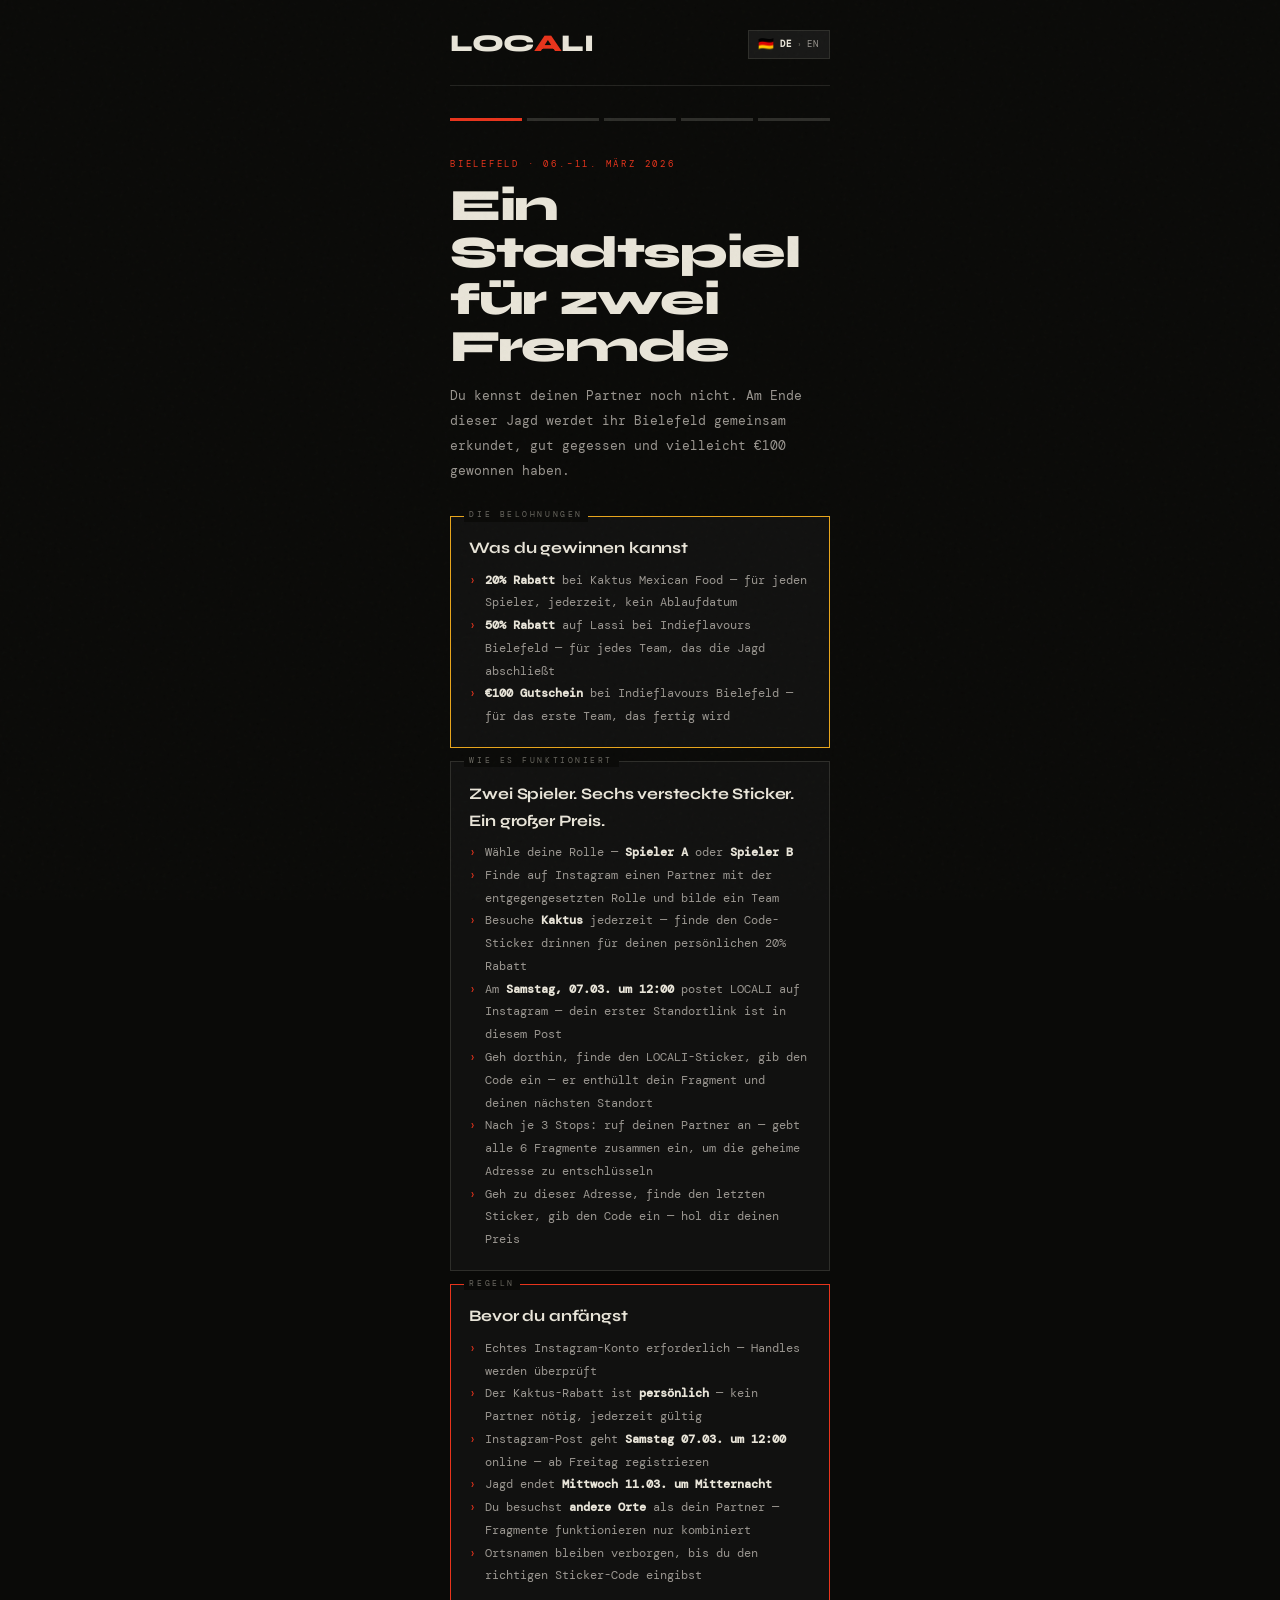
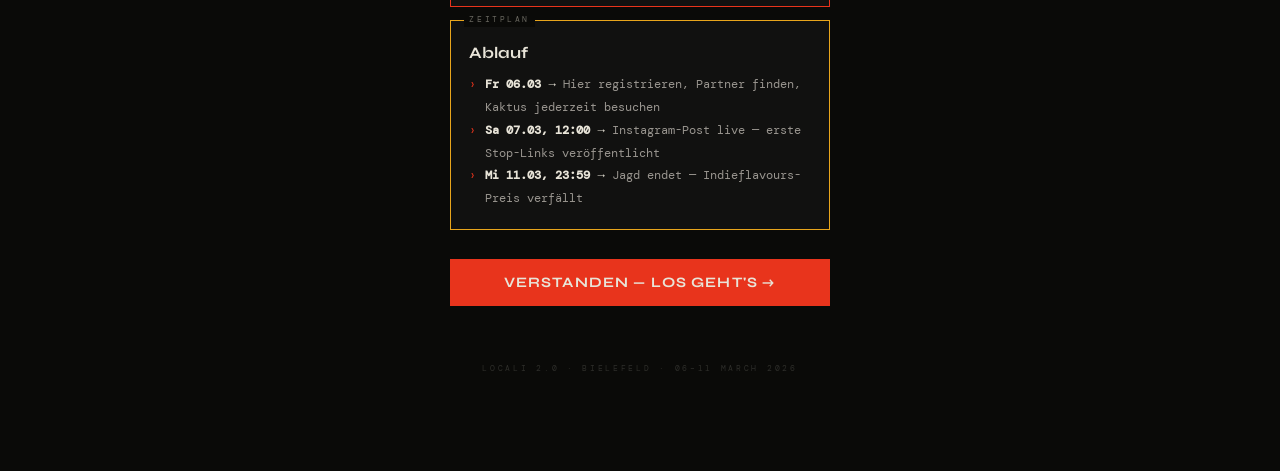
<file: index.html>
<!DOCTYPE html>
<html lang="en">
<head>
  <meta charset="UTF-8">
  <meta name="viewport" content="width=device-width, initial-scale=1">
  <title>LOCALI — Bielefeld Quest</title>
  <link rel="stylesheet" href="style.css">
</head>
<body>
<div class="page">
  <div class="topbar f1">
    <div class="logo">LOC<span>A</span>LI</div>
    <button class="lang-toggle" title="Switch language"></button>
  </div>
  <div class="progress f2">
    <div class="dot-step active"></div>
    <div class="dot-step"></div><div class="dot-step"></div>
    <div class="dot-step"></div><div class="dot-step"></div>
  </div>
  <div class="hero f2">
    <div class="hero-label" data-i18n="index.hero.label"></div>
    <h1 data-i18n="index.hero.h1"></h1>
    <p data-i18n="index.hero.p"></p>
  </div>

  <div class="card c-gold f3" data-i18n-tag="index.rewards.tag">
    <h3 data-i18n="index.rewards.h3"></h3>
    <ul>
      <li data-i18n="index.rewards.li1"></li>
      <li data-i18n="index.rewards.li2"></li>
      <li data-i18n="index.rewards.li3"></li>
    </ul>
  </div>

  <div class="card f3" data-i18n-tag="index.how.tag">
    <h3 data-i18n="index.how.h3"></h3>
    <ul>
      <li data-i18n="index.how.li1"></li>
      <li data-i18n="index.how.li2"></li>
      <li data-i18n="index.how.li3"></li>
      <li data-i18n="index.how.li4"></li>
      <li data-i18n="index.how.li5"></li>
      <li data-i18n="index.how.li6"></li>
      <li data-i18n="index.how.li7"></li>
    </ul>
  </div>

  <div class="card c-red f4" data-i18n-tag="index.rules.tag">
    <h3 data-i18n="index.rules.h3"></h3>
    <ul>
      <li data-i18n="index.rules.li1"></li>
      <li data-i18n="index.rules.li2"></li>
      <li data-i18n="index.rules.li3"></li>
      <li data-i18n="index.rules.li4"></li>
      <li data-i18n="index.rules.li5"></li>
      <li data-i18n="index.rules.li6"></li>
    </ul>
  </div>

  <div class="card c-gold f4" data-i18n-tag="index.timeline.tag">
    <h3 data-i18n="index.timeline.h3"></h3>
    <ul>
      <li data-i18n="index.timeline.li1"></li>
      <li data-i18n="index.timeline.li2"></li>
      <li data-i18n="index.timeline.li3"></li>
    </ul>
  </div>

  <div class="spacer"></div>
  <button class="btn f5" id="ctaBtn"></button>
  <div class="foot f6">LOCALI 2.0 · Bielefeld · 06–11 March 2026</div>
</div>
<script src="game.js"></script>
<script>
  G.initLangToggle();
  const btn = document.getElementById('ctaBtn');

  // Detect existing progress and route accordingly
  const savedHandle  = G.get(G.K.HANDLE);
  const savedRole    = G.get(G.K.ROLE);
  const savedPartner = G.get(G.K.PARTNER);
  const savedWon     = G.get(G.K.WON);

  if (savedHandle && savedRole) {
    // Returning player — figure out where they left off
    let resumeUrl = 'role.html';
    if (savedWon)                              resumeUrl = 'hunt.html';
    else if (G.allStopsDone())                 resumeUrl = 'hunt.html';
    else if (G.getStops().length > 0)          resumeUrl = 'hunt.html';
    else if (G.isHuntLive())                   resumeUrl = 'hunt.html';
    else if (savedPartner)                     resumeUrl = 'waiting.html';
    else if (G.get(G.K.TEAMNAME))              resumeUrl = 'waiting.html';
    else                                       resumeUrl = 'team.html';

    // Show a resume prompt instead of the normal CTA
    btn.textContent = G.t('index.cta.resume');
    btn.onclick = () => { window.location.href = resumeUrl; };

    // Also add a "start fresh" link below the button
    const fresh = document.createElement('button');
    fresh.className = 'btn btn-ghost f5';
    fresh.style.marginTop = '0';
    fresh.textContent = G.t('index.cta.fresh');
    fresh.onclick = () => {
      if (confirm(G.t('index.cta.fresh.confirm'))) {
        G.clearAll();
        window.location.href = 'role.html';
      }
    };
    btn.parentNode.insertBefore(fresh, btn.nextSibling);
  } else {
    // Fresh player
    btn.textContent = G.t('index.cta');
    btn.onclick = () => { G.clearAll(); window.location.href = 'role.html'; };
  }
</script>
</body>
</html>
</file>
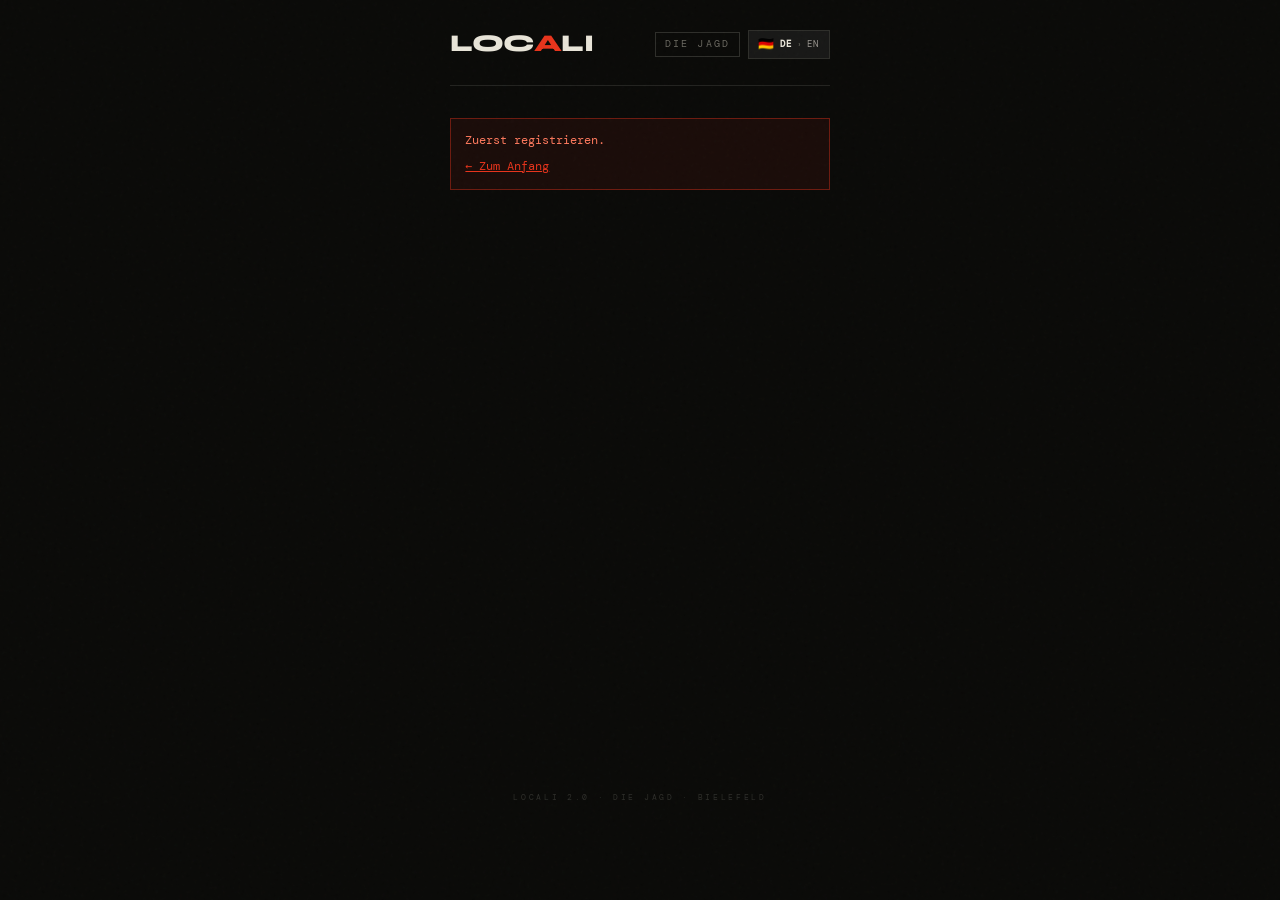
<file: hunt.html>
<!DOCTYPE html>
<html lang="en">
<head>
  <meta charset="UTF-8">
  <meta name="viewport" content="width=device-width, initial-scale=1">
  <title>LOCALI — The Hunt</title>
  <link rel="stylesheet" href="style.css">
</head>
<body>
<div class="page">
  <div class="topbar f1">
    <div class="logo">LOC<span>A</span>LI</div>
    <div style="display:flex;align-items:center;gap:.5rem;">
      <span class="step-tag" data-i18n="step.tag.hunt"></span>
      <button class="lang-toggle" title="Switch language">DE</button>
    </div>
  </div>
  <div id="rolePillWrap" class="f1"></div>

  <!-- Gate -->
  <div id="gateWarn" class="hidden">
    <div class="alert alert-err f2">
      <span data-i18n="hunt.gate.err"></span>
      <a href="index.html" style="color:var(--red);display:block;margin-top:.35rem;" data-i18n="hunt.gate.link"></a>
    </div>
  </div>

  <!-- Pre-hunt -->
  <div id="preHunt" class="hidden">
    <div class="hero f2">
      <div class="hero-label" data-i18n="hunt.pre.label"></div>
      <h1 data-i18n="hunt.pre.h1"></h1>
      <p data-i18n="hunt.pre.p"></p>
    </div>
    <div style="text-align:center;padding:1.75rem 0;border:1px solid var(--line2);background:var(--surf);margin-bottom:.8rem;" class="f3">
      <div style="font-size:.52rem;letter-spacing:.35em;text-transform:uppercase;color:var(--muted);margin-bottom:.6rem;" data-i18n="hunt.pre.cd.label"></div>
      <div id="preCountdown" style="font-family:var(--syne);font-size:2.6rem;font-weight:800;color:var(--red);line-height:1;">--:--:--</div>
    </div>
    <a id="igLinkPre" href="#" target="_blank" class="btn btn-ghost f4" data-i18n="hunt.pre.ig.btn"></a>
    <a href="waiting.html" class="btn btn-ghost f4" data-i18n="nav.back.waiting"></a>
  </div>

  <!-- Hunt over -->
  <div id="huntOver" class="hidden">
    <div class="hero f2">
      <div class="hero-label" data-i18n="hunt.over.label"></div>
      <h1 data-i18n="hunt.over.h1"></h1>
      <p data-i18n="hunt.over.p"></p>
    </div>
  </div>

  <!-- Active Hunt -->
  <div id="activeHunt" class="hidden">

    <!-- No stops yet -->
    <div id="stateNoStops" class="hidden">
      <div class="hero f2">
        <div class="hero-label" data-i18n="hunt.nostops.label"></div>
        <h1 data-i18n="hunt.nostops.h1"></h1>
        <p data-i18n="hunt.nostops.p"></p>
      </div>
      <div class="card c-red f3" data-i18n-tag="hunt.nostops.card.tag">
        <h3 id="igRolePrompt"></h3>
        <p style="font-size:.75rem;color:var(--muted2);margin-top:.3rem;" data-i18n="hunt.nostops.card.p"></p>
      </div>
      <a id="igPostBtn" href="#" target="_blank" class="btn f4" data-i18n="hunt.nostops.ig.btn"></a>
    </div>

    <!-- In progress -->
    <div id="stateInProgress" class="hidden">
      <div class="hero f2">
        <div class="hero-label" id="progressLabel"></div>
        <h1 data-i18n="hunt.progress.h1"></h1>
        <p id="progressSub"></p>
      </div>

      <div class="card f3" data-i18n-tag="hunt.progress.frags.tag">
        <h3 data-i18n="hunt.progress.frags.h3"></h3>
        <div id="progressFrags" style="margin-top:.4rem;"></div>
        <p style="font-size:.65rem;color:var(--muted);margin-top:.6rem;" data-i18n="hunt.progress.frags.note"></p>
      </div>

      <div class="card c-red f3" data-i18n-tag="hunt.progress.next.tag">
        <h3 data-i18n="hunt.progress.next.h3"></h3>
        <p id="nextClueText" style="margin-top:.4rem;font-size:.8rem;line-height:1.9;color:var(--muted2);"></p>
        <a id="nextStopBtn" href="#" class="btn" style="margin-top:.85rem;font-size:.85rem;">
          <span data-i18n="hunt.progress.next.btn"></span> <span id="nextStopNumLabel"></span> →
        </a>
      </div>
    </div>

    <!-- Decoder -->
    <div id="stateDecoder" class="hidden">
      <div class="hero f2">
        <div class="hero-label" data-i18n="hunt.decoder.label"></div>
        <h1 data-i18n="hunt.decoder.h1"></h1>
        <p data-i18n="hunt.decoder.p"></p>
      </div>

      <div class="card f3" data-i18n-tag="hunt.decoder.own.tag">
        <h3 data-i18n="hunt.decoder.own.h3"></h3>
        <div id="decoderMyFrags" style="margin-top:.4rem;"></div>
        <p style="font-size:.65rem;color:var(--muted);margin-top:.55rem;" data-i18n="hunt.decoder.own.p"></p>
      </div>

      <div class="card c-gold f4" data-i18n-tag="hunt.decoder.box.tag">
        <h3 data-i18n="hunt.decoder.box.h3"></h3>
        <p style="font-size:.72rem;color:var(--muted2);margin-bottom:.9rem;line-height:1.85;" data-i18n="hunt.decoder.box.p"></p>

        <div class="field">
          <label for="boxA" data-i18n="hunt.decoder.box.a.label"></label>
          <input type="text" id="boxA"
            data-i18n-placeholder="hunt.decoder.box.ph"
            autocomplete="off" autocorrect="off" autocapitalize="characters" spellcheck="false"
            oninput="onBoxInput('A')" />
          <div class="field-hint" id="hintA" data-i18n="hunt.decoder.hint.a"></div>
        </div>

        <div class="field" style="margin-top:.35rem;">
          <label for="boxB" data-i18n="hunt.decoder.box.b.label"></label>
          <input type="text" id="boxB"
            data-i18n-placeholder="hunt.decoder.box.ph"
            autocomplete="off" autocorrect="off" autocapitalize="characters" spellcheck="false"
            oninput="onBoxInput('B')" />
          <div class="field-hint" id="hintB" data-i18n="hunt.decoder.hint.b"></div>
        </div>

        <div id="decodeErr" class="alert alert-err hidden" style="margin:.65rem 0 .4rem;"></div>
        <button class="btn btn-gold" style="margin-top:.3rem;" onclick="attemptDecode()" data-i18n="hunt.decoder.btn"></button>
      </div>

      <!-- Reveal section -->
      <div id="revealSection" class="hidden">
        <div class="divider f1" data-i18n="hunt.reveal.divider"></div>
        <div id="revealSteps"></div>

        <div id="finalBlock" class="hidden">
          <div class="card c-gold f1" style="margin-top:.8rem;" data-i18n-tag="hunt.final.tag">
            <h3 style="color:var(--gold);margin-bottom:.6rem;" data-i18n="hunt.final.h3"></h3>
            <div style="font-family:var(--syne);font-size:1.25rem;font-weight:800;line-height:1.45;letter-spacing:.02em;">
              Indieflavours Bielefeld<br>
              <span style="color:var(--gold);">Mauerstraße 52, 33602 Bielefeld</span>
            </div>
            <a href="https://maps.google.com/?q=Indieflavours+Bielefeld+Mauerstrase+52" target="_blank" class="map-btn" style="margin-top:.7rem;" data-i18n="maps.indie"></a>
          </div>

          <div class="card f2" data-i18n-tag="hunt.final.sticker.tag">
            <h3 data-i18n="hunt.final.sticker.h3"></h3>
            <p style="margin-bottom:.75rem;" data-i18n="hunt.final.sticker.p"></p>
            <div class="field" style="margin-bottom:.5rem;">
              <label for="finalCode" data-i18n="hunt.final.code.label"></label>
              <input type="text" id="finalCode"
                data-i18n-placeholder="hunt.final.code.ph"
                autocomplete="off" autocorrect="off" autocapitalize="characters" spellcheck="false" />
            </div>
            <div id="finalErr" class="alert alert-err hidden"></div>
            <button class="btn btn-gold" onclick="submitFinalCode()" data-i18n="hunt.final.code.btn"></button>
          </div>
        </div>
      </div>
    </div><!-- /stateDecoder -->

    <!-- Checking -->
    <div id="checkingWinner" class="hidden">
      <div style="text-align:center;padding:3rem 0;">
        <div style="font-size:2rem;animation:bob .85s ease infinite alternate;">⏳</div>
        <div style="font-family:var(--syne);font-size:1.1rem;font-weight:700;margin-top:1rem;color:var(--muted2);" data-i18n="hunt.checking.title"></div>
        <div style="font-size:.65rem;color:var(--muted);margin-top:.4rem;" data-i18n="hunt.checking.sub"></div>
      </div>
    </div>

    <!-- Grand prize win -->
    <div id="winSection" class="hidden">
      <div class="win-hero f1">
        <span class="win-icon">🏆</span>
        <div class="win-title">You're First!</div>
        <div class="win-sub" data-i18n="hunt.win.sub"></div>
      </div>
      <div class="voucher f2" style="background:radial-gradient(ellipse at center,rgba(232,165,28,.15) 0%,transparent 70%);">
        <div class="v-lbl" data-i18n="hunt.win.v.lbl1"></div>
        <div class="v-pct" style="font-size:2.6rem;line-height:1.1;color:var(--gold);">€100</div>
        <div class="v-lbl" data-i18n="hunt.win.v.lbl2"></div>
        <div class="v-name">🍛 Indieflavours Bielefeld</div>
        <div class="v-team">Mauerstraße 52, 33602 Bielefeld</div>
        <div class="v-team" id="winTeamGrand"></div>
        <div class="v-once" data-i18n="hunt.win.v.once"></div>
      </div>
      <div class="alert alert-ok f3" data-i18n="hunt.win.alert"></div>
      <div class="card f3" data-i18n-tag="hunt.win.claim.tag">
        <h3 data-i18n="hunt.win.claim.h3"></h3>
        <ul>
          <li data-i18n="hunt.win.claim.li1"></li>
          <li data-i18n="hunt.win.claim.li2"></li>
          <li data-i18n="hunt.win.claim.li3"></li>
          <li data-i18n="hunt.win.claim.li4"></li>
        </ul>
      </div>
      <a href="https://maps.google.com/?q=Indieflavours+Bielefeld+Mauerstrase+52" target="_blank" class="map-btn f4" data-i18n="maps.indie"></a>
    </div>

    <!-- Finisher (50%) -->
    <div id="finisherSection" class="hidden">
      <div class="win-hero f1">
        <span class="win-icon">🎉</span>
        <div class="win-title">Quest Complete</div>
        <div class="win-sub" data-i18n="hunt.finish.sub"></div>
      </div>
      <div class="voucher f2">
        <div class="v-lbl" data-i18n="hunt.finish.v.lbl1"></div>
        <div class="v-pct" style="font-size:3rem;line-height:1.1;">50% OFF</div>
        <div class="v-lbl" data-i18n="hunt.finish.v.lbl2"></div>
        <div class="v-name">🍛 Indieflavours Bielefeld</div>
        <div class="v-team">Mauerstraße 52, 33602 Bielefeld</div>
        <div class="v-team" id="winTeamFinisher"></div>
        <div class="v-once" data-i18n="hunt.finish.v.once"></div>
      </div>
      <div class="card c-gold f3" data-i18n-tag="hunt.finish.grand.tag">
        <h3 data-i18n="hunt.finish.grand.h3"></h3>
        <p id="grandWinnerLine"></p>
        <p style="margin-top:.4rem;font-size:.73rem;color:var(--muted2);" data-i18n="hunt.finish.grand.p"></p>
      </div>
      <div class="alert alert-ok f3" data-i18n="hunt.finish.alert"></div>
      <a href="https://maps.google.com/?q=Indieflavours+Bielefeld+Mauerstrase+52" target="_blank" class="map-btn f4" data-i18n="maps.indie"></a>
    </div>

  </div><!-- /activeHunt -->
  <div class="foot" data-i18n="foot.hunt"></div>
</div>

<script src="game.js"></script>
<script>
  const handle   = G.get(G.K.HANDLE);
  const role     = G.get(G.K.ROLE);
  const teamname = G.get(G.K.TEAMNAME);
  const partner  = G.get(G.K.PARTNER);
  const lang     = G.getLang();

  G.initLangToggle();

  if (!handle || !role) {
    show('gateWarn');
  } else {
    document.getElementById('rolePillWrap').innerHTML =
      `<div class="role-pill ${role.toLowerCase()}">${G.t(role==='A'?'role.a.label':'role.b.label')}</div>`;

    if (G.get(G.K.WON)==='grand' || G.get(G.K.WON)==='finisher') {
      show('activeHunt'); showWin();
    } else if (G.isHuntOver() && G.getStops().length===0) {
      show('huntOver');
    } else if (G.isHuntLive() || G.getStops().length>0) {
      show('activeHunt'); routeState();
    } else {
      show('preHunt');
      document.getElementById('igLinkPre').href = role==='A' ? G.IG_POST_A : G.IG_POST_B;
      countdown('preCountdown', G.HUNT_START);
    }
  }

  function show(id) { document.getElementById(id).classList.remove('hidden'); }
  function hide(id) { document.getElementById(id).classList.add('hidden'); }

  function routeState() {
    const done  = G.getStops();
    const stops = G.stopsForRole(role);

    if (G.allStopsDone()) {
      show('stateDecoder');
      renderDecoderFrags();
      const myFrags = G.getFragments().join(' ');
      if (role==='A') {
        document.getElementById('boxA').value = myFrags;
        setHint('A','ok', G.t('hunt.decoder.prefill'));
      } else {
        document.getElementById('boxB').value = myFrags;
        setHint('B','ok', G.t('hunt.decoder.prefill'));
      }
      return;
    }

    if (done.length===0) {
      show('stateNoStops');
      document.getElementById('igRolePrompt').textContent = G.t(role==='A'?'hunt.nostops.prompt.a':'hunt.nostops.prompt.b');
      document.getElementById('igPostBtn').href = role==='A' ? G.IG_POST_A : G.IG_POST_B;
    } else {
      show('stateInProgress');
      renderProgress(done, stops);
    }
  }

  function renderProgress(done, stops) {
    const doneCount = done.length;
    const total     = stops.length;
    const clr       = role==='A' ? 'var(--blue)' : 'var(--gold)';
    const fragLabel = G.t('hunt.fragment.label');
    const stopLabel = G.t('hunt.progress.stop.label');

    document.getElementById('progressLabel').textContent = `${stopLabel} ${doneCount} / ${total}`;
    document.getElementById('progressSub').textContent   =
      `${doneCount} ${fragLabel.toLowerCase()}${doneCount>1?'s':''} · ${total-doneCount} ${stopLabel.toLowerCase()}${total-doneCount>1?'s':''} remaining`;

    const el = document.getElementById('progressFrags');
    done.forEach((id,i) => {
      const stop = stops.find(s=>s.id===id);
      if (!stop) return;
      el.innerHTML += `
        <div style="display:flex;justify-content:space-between;align-items:center;padding:.45rem 0;border-bottom:1px solid var(--line);font-size:.75rem;">
          <span style="color:var(--muted);">${fragLabel} ${i+1}</span>
          <strong style="font-family:var(--syne);font-size:1.15rem;letter-spacing:.1em;color:${clr};">${stop.fragment}</strong>
        </div>`;
    });

    const lastStop = stops.find(s=>s.id===done[done.length-1]);
    if (lastStop && lastStop.next_clue && lastStop.next_url) {
      const clueText = (lastStop.next_clue[lang] || lastStop.next_clue.en || lastStop.next_clue);
      document.getElementById('nextClueText').textContent   = clueText;
      document.getElementById('nextStopBtn').href           = lastStop.next_url;
      document.getElementById('nextStopNumLabel').textContent = doneCount + 1;
      const btn = document.getElementById('nextStopBtn');
      btn.className = 'btn ' + (role==='A'?'btn-blue':'btn-gold');
      btn.style.cssText += 'margin-top:.85rem;font-size:.85rem;';
    }
  }

  function renderDecoderFrags() {
    const frags = G.getFragments();
    const clr   = role==='A' ? 'var(--blue)' : 'var(--gold)';
    const el    = document.getElementById('decoderMyFrags');
    const fragLabel = G.t('hunt.fragment.label');
    frags.forEach((f,i) => {
      el.innerHTML += `
        <div style="display:flex;justify-content:space-between;align-items:center;padding:.45rem 0;border-bottom:1px solid var(--line);font-size:.75rem;">
          <span style="color:var(--muted);">${fragLabel} ${i+1}</span>
          <strong style="font-family:var(--syne);font-size:1.2rem;letter-spacing:.12em;color:${clr};">${f}</strong>
        </div>`;
    });
  }

  function setHint(box, state, msg) {
    const el = document.getElementById('hint'+box);
    el.textContent = msg;
    el.className   = 'field-hint' + (state ? ' '+state : '');
    document.getElementById('box'+box).className = state==='err'?'err':state==='ok'?'ok':'';
  }

  function onBoxInput(box) {
    setHint(box, '', G.t('hunt.decoder.hint.'+box.toLowerCase()));
    document.getElementById('decodeErr').classList.add('hidden');
  }

  function attemptDecode() {
    const rawA = document.getElementById('boxA').value;
    const rawB = document.getElementById('boxB').value;
    const err  = document.getElementById('decodeErr');

    const normA = G.norm(rawA), normB = G.norm(rawB);
    const okA = normA === G.DECODER.ANSWER_A;
    const okB = normB === G.DECODER.ANSWER_B;

    setHint('A', okA?'ok':'err', G.t(okA?'hunt.decoder.hint.ok':'hunt.decoder.hint.err'));
    setHint('B', okB?'ok':'err', G.t(okB?'hunt.decoder.hint.ok':'hunt.decoder.hint.err'));

    if (!okA || !okB) {
      err.textContent = !okA && !okB ? G.t('hunt.decoder.err.both')
        : !okA ? G.t('hunt.decoder.err.a') : G.t('hunt.decoder.err.b');
      err.classList.remove('hidden');
      return;
    }

    err.classList.add('hidden');
    document.getElementById('stateDecoder').querySelector('.card.c-gold').classList.add('hidden');
    show('revealSection');

    const stepsEl = document.getElementById('revealSteps');
    G.DECODER.STEPS.forEach((step,i) => {
      setTimeout(() => {
        const stepLabel = (step.label[lang] || step.label.en || step.label);
        const d = document.createElement('div');
        d.className = 'card f1';
        d.style.cssText = 'margin-bottom:.7rem;border-left:3px solid var(--red);opacity:0;transition:opacity .6s ease;';
        d.innerHTML = `
          <div style="font-size:.49rem;letter-spacing:.32em;text-transform:uppercase;color:var(--red);margin-bottom:.3rem;">${stepLabel}</div>
          <div style="font-size:.82rem;line-height:1.9;color:var(--muted2);">${step.html}</div>`;
        stepsEl.appendChild(d);
        requestAnimationFrame(()=>requestAnimationFrame(()=>{ d.style.opacity='1'; }));
        d.scrollIntoView({behavior:'smooth',block:'end'});
        if (i===G.DECODER.STEPS.length-1) {
          setTimeout(()=>{ show('finalBlock'); document.getElementById('finalBlock').scrollIntoView({behavior:'smooth'}); }, 900);
        }
      }, step.delay);
    });
  }

  // ── JSONBin config ───────────────────────────────────────────
  const JSONBIN_ID  = '69a94e5fae596e708f617fee';
  const JSONBIN_KEY = '$2a$10$wxAJU1o8bby3pFj9bimiB.0hRadtSUKsXHUVzW1186kD0RuTkFHmu';
  const BIN_URL     = `https://api.jsonbin.io/v3/b/${JSONBIN_ID}`;
  const BIN_HEADERS = { 'X-Master-Key': JSONBIN_KEY, 'Content-Type': 'application/json' };

  function submitFinalCode() {
    const val = document.getElementById('finalCode').value.trim().toUpperCase().replace(/\s/g,'');
    const err = document.getElementById('finalErr');
    if (val !== G.INDIE_CODE.toUpperCase()) {
      err.textContent = G.t('hunt.final.code.err');
      err.classList.remove('hidden');
      document.getElementById('finalCode').className = 'err';
      setTimeout(()=>{ document.getElementById('finalCode').className=''; }, 1800);
      return;
    }
    err.classList.add('hidden');
    hide('stateDecoder'); show('checkingWinner');

    fetch(BIN_URL+'/latest', {headers:{'X-Master-Key':JSONBIN_KEY}})
      .then(r=>r.json())
      .then(data => {
        const state = data.record;
        if (state.winner_locked===true || state.winner_locked==='true') {
          G.set(G.K.WON,'finisher');
          G.postForm('WINNER',{[G.FORMS.WINNER.PLAYER]:handle,[G.FORMS.WINNER.PARTNER]:partner||'',[G.FORMS.WINNER.TEAMNAME]:teamname||'',[G.FORMS.WINNER.TIMESTAMP]:G.now()});
          hide('checkingWinner'); showFinisher(state.team);
        } else {
          const winnerData = {winner_locked:true,team:teamname||handle,handle,partner:partner||'',timestamp:G.now()};
          fetch(BIN_URL,{method:'PUT',headers:BIN_HEADERS,body:JSON.stringify(winnerData)})
            .then(()=>{
              G.set(G.K.WON,'grand');
              G.postForm('WINNER',{[G.FORMS.WINNER.PLAYER]:handle,[G.FORMS.WINNER.PARTNER]:partner||'',[G.FORMS.WINNER.TEAMNAME]:teamname||'',[G.FORMS.WINNER.TIMESTAMP]:G.now()});
              hide('checkingWinner'); showGrandWinner();
            })
            .catch(()=>{ hide('checkingWinner'); showFinisher('unknown'); });
        }
      })
      .catch(()=>{ G.set(G.K.WON,'finisher'); hide('checkingWinner'); showFinisher(''); });
  }

  function showGrandWinner() {
    show('winSection');
    document.getElementById('winTeamGrand').textContent = (teamname?'Team: '+teamname+' · ':'')+'@'+handle;
  }

  function showFinisher(winnerTeamName) {
    show('finisherSection');
    document.getElementById('winTeamFinisher').textContent = (teamname?'Team: '+teamname+' · ':'')+'@'+handle;
    const line = document.getElementById('grandWinnerLine');
    line.innerHTML = G.t('hunt.finish.grand.pre') + '<strong style="color:var(--gold);">' + (winnerTeamName||'another team') + '</strong>';
  }

  function showWin() {
    const wonState = G.get(G.K.WON);
    if (wonState==='grand') { showGrandWinner(); }
    else {
      fetch(BIN_URL+'/latest',{headers:{'X-Master-Key':JSONBIN_KEY}})
        .then(r=>r.json()).then(data=>showFinisher(data.record.team)).catch(()=>showFinisher(''));
    }
  }

  function countdown(elId, target) {
    (function tick() {
      const diff = target - new Date();
      if (diff<=0) { location.reload(); return; }
      const d=Math.floor(diff/86400000), h=Math.floor((diff%86400000)/3600000),
            m=Math.floor((diff%3600000)/60000), s=Math.floor((diff%60000)/1000);
      document.getElementById(elId).textContent = d>0
        ? `${d}d ${String(h).padStart(2,'0')}:${String(m).padStart(2,'0')}:${String(s).padStart(2,'0')}`
        : `${String(h).padStart(2,'0')}:${String(m).padStart(2,'0')}:${String(s).padStart(2,'0')}`;
      setTimeout(tick,1000);
    })();
  }
</script>
</body>
</html>
</file>
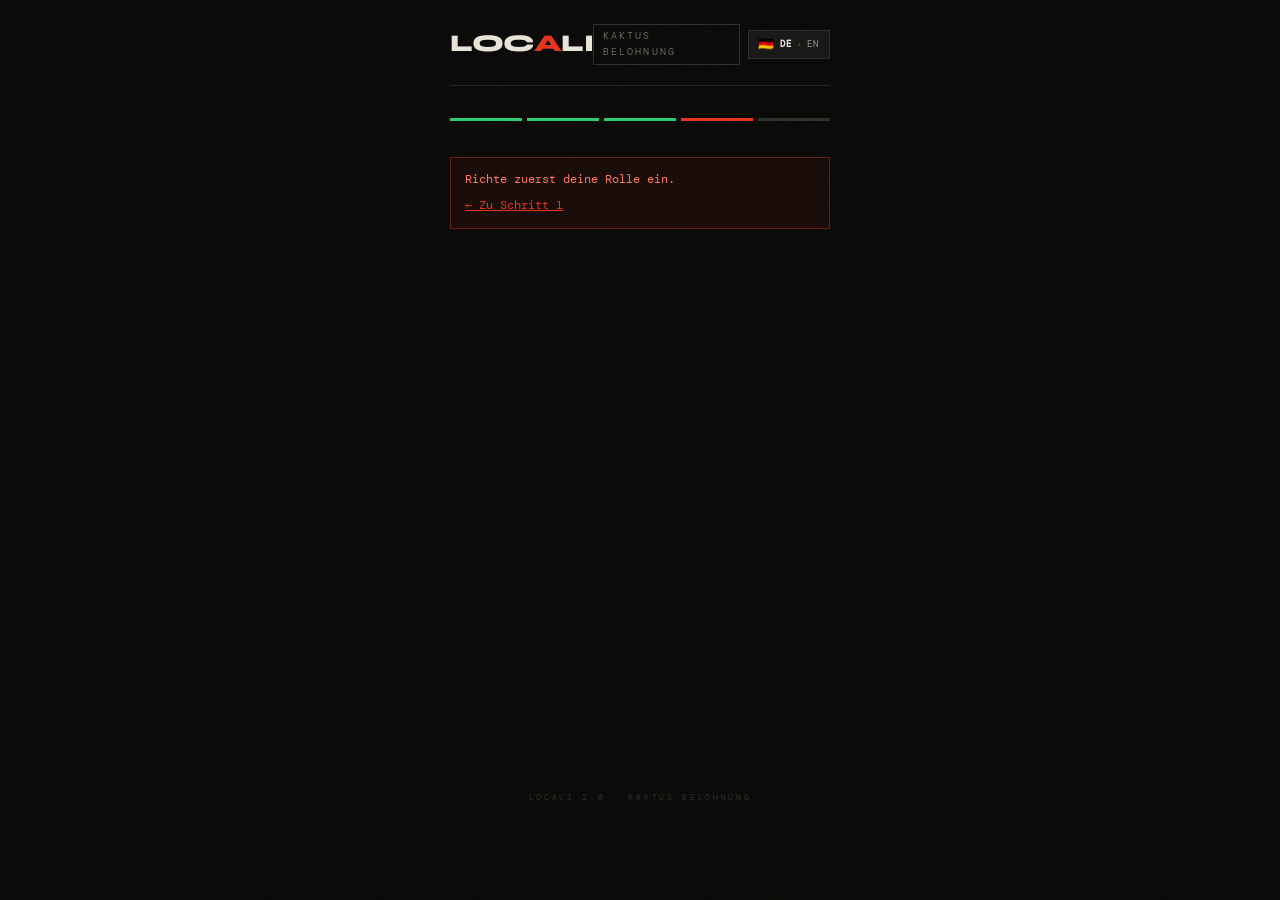
<file: kaktus.html>
<!DOCTYPE html>
<html lang="en">
<head>
  <meta charset="UTF-8">
  <meta name="viewport" content="width=device-width, initial-scale=1">
  <title>LOCALI — Kaktus 20% Off</title>
  <link rel="stylesheet" href="style.css">
</head>
<body>
<div class="page">

  <div class="topbar f1">
    <div class="logo">LOC<span>A</span>LI</div>
    <div style="display:flex;align-items:center;gap:.5rem;">
      <span class="step-tag" data-i18n="step.tag.kaktus"></span>
      <button class="lang-toggle" title="Switch language">DE</button>
    </div>
  </div>

  <div class="progress f2">
    <div class="dot-step done"></div><div class="dot-step done"></div>
    <div class="dot-step done"></div><div class="dot-step active"></div><div class="dot-step"></div>
  </div>

  <div id="gateWarn" class="hidden">
    <div class="alert alert-err f2">
      <span data-i18n="kaktus.gate.err"></span>
      <a href="role.html" style="color:var(--red);display:block;margin-top:.35rem;" data-i18n="kaktus.gate.link"></a>
    </div>
  </div>

  <div id="mainContent" class="hidden">
    <div id="rolePillWrap" class="f1"></div>

    <div id="codeSection">
      <div class="hero f2">
        <div class="hero-label" data-i18n="kaktus.hero.label"></div>
        <h1 data-i18n="kaktus.hero.h1"></h1>
        <p data-i18n="kaktus.hero.p"></p>
      </div>

      <div class="alert alert-info f3" data-i18n="kaktus.info"></div>

      <a href="https://share.google/J2fruJExUS1heH3Sg" target="_blank" class="map-btn f3" data-i18n="maps.kaktus"></a>

      <div class="field f3">
        <label for="codeInput" data-i18n="kaktus.code.label"></label>
        <input type="text" id="codeInput"
          data-i18n-placeholder="kaktus.code.ph"
          autocomplete="off" autocorrect="off" autocapitalize="characters" spellcheck="false" />
        <div class="field-hint" data-i18n="kaktus.code.hint"></div>
      </div>

      <div id="codeErr" class="alert alert-err hidden"></div>
      <button class="btn f4" id="unlockBtn" data-i18n="kaktus.cta" onclick="unlockVoucher()"></button>

      <div class="alert alert-info f5" data-i18n="kaktus.tip"></div>
    </div>

    <div id="voucherSection" class="hidden">
      <div class="divider f1" data-i18n="kaktus.divider"></div>

      <div class="voucher f1">
        <div class="v-lbl" data-i18n="kaktus.v.lbl1"></div>
        <div class="v-pct">20<span style="font-size:2rem">%</span></div>
        <div class="v-lbl" data-i18n="kaktus.v.lbl2"></div>
        <div class="v-name">🌮 Kaktus Mexican Food</div>
        <div class="v-team" id="vHandle"></div>
        <div class="v-once" data-i18n="kaktus.v.once"></div>
      </div>

      <div id="redeemBlock" class="f2">
        <div class="alert alert-info" data-i18n="kaktus.redeem.info"></div>
        <button class="btn btn-gold" id="redeemBtn" onclick="markRedeemed()" data-i18n="kaktus.redeem.btn"></button>
      </div>
      <div id="redeemedMsg" class="alert alert-ok hidden f2" data-i18n="kaktus.redeem.ok"></div>

      <div class="spacer"></div>

      <div class="card c-red f3" data-i18n-tag="kaktus.hunt.tag">
        <h3 data-i18n="kaktus.hunt.h3"></h3>
        <p data-i18n="kaktus.hunt.p"></p>
      </div>

      <a href="waiting.html" class="btn btn-ghost f4" data-i18n="nav.back.waiting"></a>
    </div>
  </div>

  <div class="foot" data-i18n="foot.kaktus"></div>
</div>

<script src="game.js"></script>
<script>
  const handle = G.get(G.K.HANDLE);
  const role   = G.get(G.K.ROLE);

  G.initLangToggle();

  if (!handle || !role) {
    document.getElementById('gateWarn').classList.remove('hidden');
  } else {
    document.getElementById('mainContent').classList.remove('hidden');
    document.getElementById('rolePillWrap').innerHTML =
      `<div class="role-pill ${role.toLowerCase()}">${G.t(role==='A'?'role.a.label':'role.b.label')}</div>`;
    if (G.get(G.K.KAKTUS_DONE)==='yes') showVoucher();
  }

  function unlockVoucher() {
    const val = document.getElementById('codeInput').value.trim().toUpperCase().replace(/\s/g,'');
    const err = document.getElementById('codeErr');
    if (val !== G.KAKTUS_CODE.toUpperCase()) {
      err.textContent = G.t('kaktus.code.err');
      err.classList.remove('hidden');
      const inp = document.getElementById('codeInput');
      inp.className = 'err';
      setTimeout(() => { inp.className = ''; }, 1800);
      return;
    }
    err.classList.add('hidden');
    G.set(G.K.KAKTUS_DONE, 'yes');
    G.postForm('KAKTUS', { [G.FORMS.KAKTUS.PLAYER]:handle, [G.FORMS.KAKTUS.TIMESTAMP]:G.now() });
    showVoucher();
  }

  function showVoucher() {
    document.getElementById('codeSection').classList.add('hidden');
    document.getElementById('voucherSection').classList.remove('hidden');
    document.getElementById('vHandle').textContent = '@' + handle;
    if (localStorage.getItem('lc_kaktus_redeemed')==='yes') {
      document.getElementById('redeemBlock').classList.add('hidden');
      document.getElementById('redeemedMsg').classList.remove('hidden');
    }
  }

  function markRedeemed() {
    if (!confirm(G.t('kaktus.redeem.confirm'))) return;
    localStorage.setItem('lc_kaktus_redeemed', 'yes');
    document.getElementById('redeemBlock').classList.add('hidden');
    document.getElementById('redeemedMsg').classList.remove('hidden');
  }

  document.getElementById('codeInput') && document.getElementById('codeInput').addEventListener('keydown', e => {
    if (e.key==='Enter') unlockVoucher();
  });
</script>
</body>
</html>
</file>
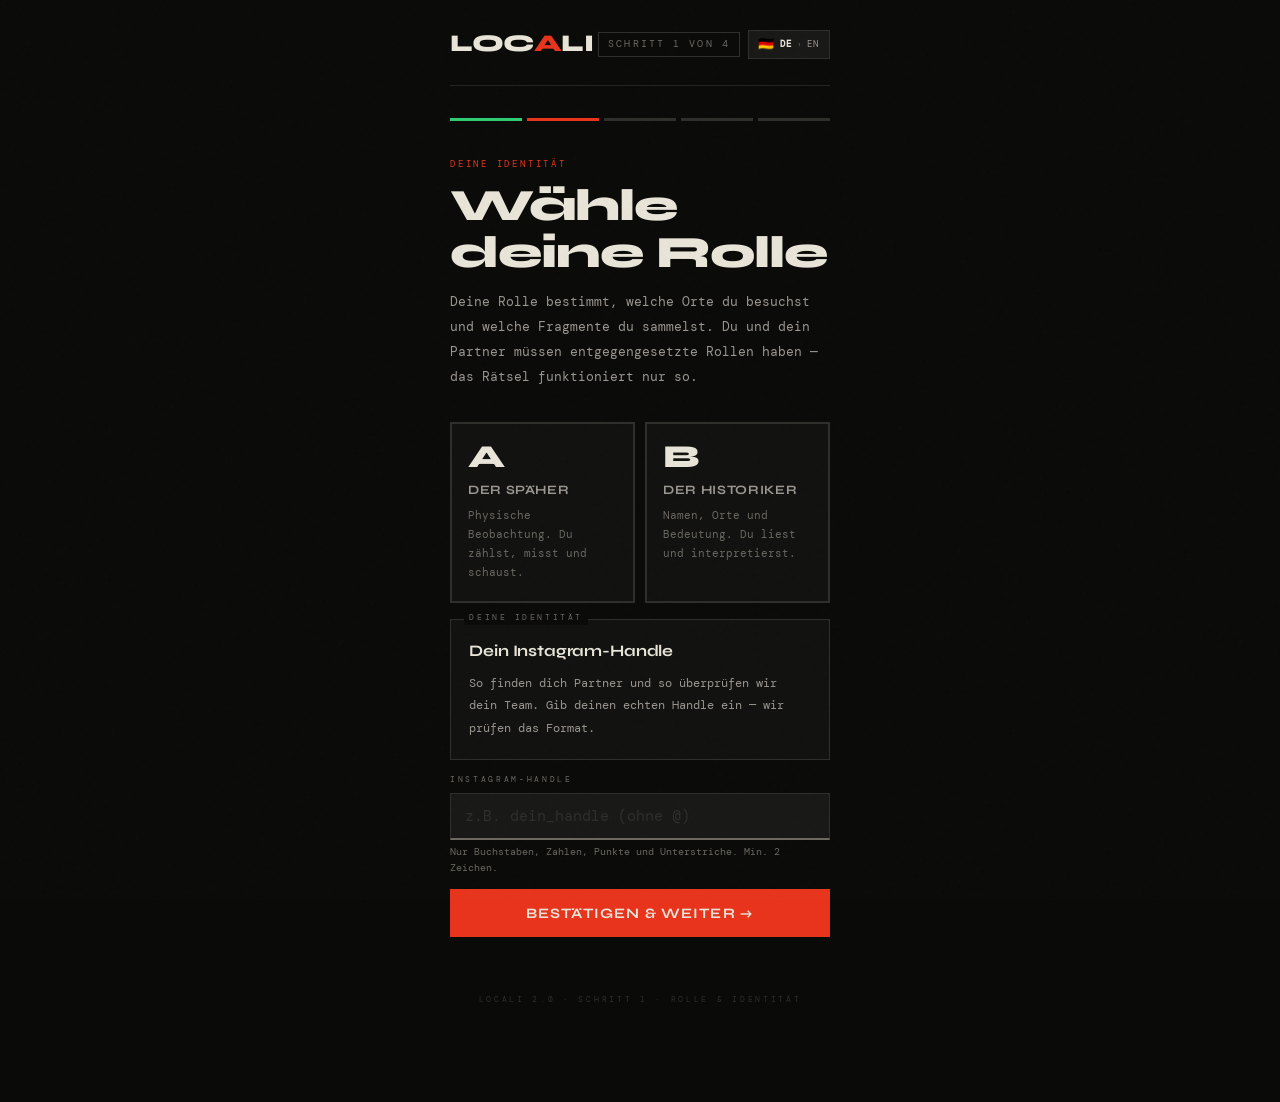
<file: role.html>
<!DOCTYPE html>
<html lang="en">
<head>
  <meta charset="UTF-8">
  <meta name="viewport" content="width=device-width, initial-scale=1">
  <title>LOCALI — Choose Your Role</title>
  <link rel="stylesheet" href="style.css">
</head>
<body>
<div class="page">

  <div class="topbar f1">
    <div class="logo">LOC<span>A</span>LI</div>
    <div style="display:flex;align-items:center;gap:.5rem;">
      <span class="step-tag" data-i18n="step.tag.1"></span>
      <button class="lang-toggle" title="Switch language">DE</button>
    </div>
  </div>

  <div class="progress f2">
    <div class="dot-step done"></div><div class="dot-step active"></div>
    <div class="dot-step"></div><div class="dot-step"></div><div class="dot-step"></div>
  </div>

  <div class="hero f2">
    <div class="hero-label" data-i18n="role.hero.label"></div>
    <h1 data-i18n="role.hero.h1"></h1>
    <p data-i18n="role.hero.p"></p>
  </div>

  <div class="role-grid f3">
    <div class="role-card" id="cardA" onclick="selectRole('A')">
      <div class="role-letter">A</div>
      <h4 data-i18n="role.a.title"></h4>
      <p data-i18n="role.a.desc"></p>
    </div>
    <div class="role-card" id="cardB" onclick="selectRole('B')">
      <div class="role-letter">B</div>
      <h4 data-i18n="role.b.title"></h4>
      <p data-i18n="role.b.desc"></p>
    </div>
  </div>
  <div id="roleErr" class="alert alert-err hidden f3" data-i18n="role.err.pick"></div>

  <div class="card f4" data-i18n-tag="role.identity.tag">
    <h3 data-i18n="role.identity.h3"></h3>
    <p data-i18n="role.identity.p"></p>
  </div>

  <div class="field f4">
    <label for="handleInput" data-i18n="role.handle.label"></label>
    <input type="text" id="handleInput"
      data-i18n-placeholder="role.handle.ph"
      autocomplete="off" autocorrect="off" autocapitalize="off" spellcheck="false"
      oninput="validateHandle()" />
    <div class="field-hint" id="handleHint" data-i18n="role.handle.hint"></div>
  </div>

  <div id="reviewBlock" class="card c-blue f4 hidden" data-i18n-tag="role.confirm.tag">
    <h3 data-i18n="role.confirm.h3"></h3>
    <table style="width:100%;font-size:.75rem;border-collapse:collapse;margin-top:.35rem;">
      <tr>
        <td style="color:var(--muted);padding:.3rem 0;width:40%;" data-i18n="role.confirm.row.role"></td>
        <td id="reviewRole" style="color:var(--text);font-weight:600;"></td>
      </tr>
      <tr>
        <td style="color:var(--muted);padding:.3rem 0;" data-i18n="role.confirm.row.handle"></td>
        <td id="reviewHandle" style="color:var(--text);font-family:var(--mono);"></td>
      </tr>
    </table>
    <button class="btn btn-ghost" style="margin-top:.85rem;width:auto;padding:.45rem .9rem;font-size:.68rem;" onclick="resetChoices()" data-i18n="role.confirm.change"></button>
  </div>

  <div id="formErr" class="alert alert-err hidden"></div>
  <button class="btn f5" id="continueBtn" onclick="proceed()" data-i18n="role.cta"></button>
  <div class="foot f6" data-i18n="foot.role"></div>
</div>

<script src="game.js"></script>
<script>
  G.initLangToggle();

  let selectedRole = null;
  let handleValid  = false;

  const savedRole   = G.get(G.K.ROLE);
  const savedHandle = G.get(G.K.HANDLE);
  if (savedRole)   { selectRole(savedRole, true); }
  if (savedHandle) { document.getElementById('handleInput').value = savedHandle; validateHandle(); }

  function selectRole(r, silent) {
    selectedRole = r;
    document.getElementById('cardA').className = 'role-card' + (r==='A'?' selected-a':'');
    document.getElementById('cardB').className = 'role-card' + (r==='B'?' selected-b':'');
    document.getElementById('roleErr').classList.add('hidden');
    if (!silent) updateReview();
  }

  function validateHandle() {
    const raw  = document.getElementById('handleInput').value;
    const hint = document.getElementById('handleHint');
    const inp  = document.getElementById('handleInput');
    if (raw.length === 0) {
      hint.textContent = G.t('role.handle.hint');
      hint.className = 'field-hint'; inp.className = ''; handleValid = false; return;
    }
    const clean = G.cleanHandle(raw);
    if (G.validHandle(raw)) {
      hint.textContent = '✓ @' + clean + ' ' + G.t('role.handle.ok');
      hint.className = 'field-hint ok'; inp.className = 'ok'; handleValid = true;
    } else {
      hint.textContent = G.t('role.handle.err');
      hint.className = 'field-hint err'; inp.className = 'err'; handleValid = false;
    }
    updateReview();
  }

  function updateReview() {
    if (!selectedRole || !handleValid) return;
    const handle = G.cleanHandle(document.getElementById('handleInput').value);
    document.getElementById('reviewRole').textContent   = G.t(selectedRole==='A'?'role.a.full':'role.b.full');
    document.getElementById('reviewHandle').textContent = '@' + handle;
    document.getElementById('reviewBlock').classList.remove('hidden');
  }

  function resetChoices() {
    selectedRole = null; handleValid = false;
    document.getElementById('cardA').className = 'role-card';
    document.getElementById('cardB').className = 'role-card';
    document.getElementById('handleInput').value = '';
    document.getElementById('handleHint').textContent = G.t('role.handle.hint');
    document.getElementById('handleHint').className   = 'field-hint';
    document.getElementById('handleInput').className  = '';
    document.getElementById('reviewBlock').classList.add('hidden');
    document.getElementById('formErr').classList.add('hidden');
  }

  function proceed() {
    const err = document.getElementById('formErr');
    err.classList.add('hidden');
    if (!selectedRole) {
      document.getElementById('roleErr').classList.remove('hidden');
      document.getElementById('roleErr').scrollIntoView({behavior:'smooth'}); return;
    }
    if (!handleValid) {
      err.textContent = G.t('role.err.handle'); err.classList.remove('hidden'); return;
    }
    const handle = G.cleanHandle(document.getElementById('handleInput').value);
    G.set(G.K.ROLE, selectedRole);
    G.set(G.K.HANDLE, handle);
    window.location.href = 'team.html';
  }

  document.getElementById('handleInput').addEventListener('keydown', e => { if(e.key==='Enter') proceed(); });
</script>
</body>
</html>
</file>
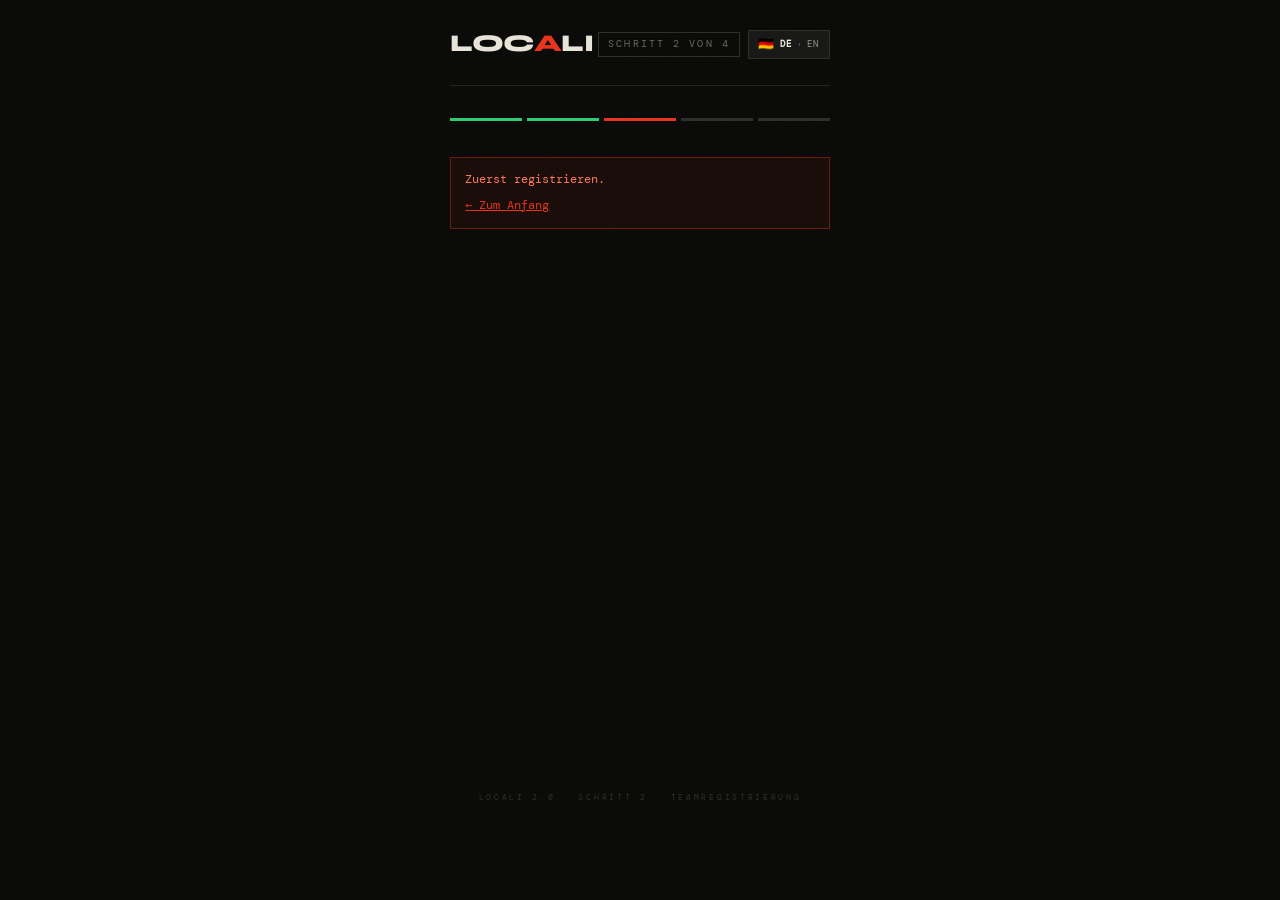
<file: team.html>
<!DOCTYPE html>
<html lang="en">
<head>
  <meta charset="UTF-8">
  <meta name="viewport" content="width=device-width, initial-scale=1">
  <title>LOCALI — Find Your Partner</title>
  <link rel="stylesheet" href="style.css">
</head>
<body>
<div class="page">

  <div class="topbar f1">
    <div class="logo">LOC<span>A</span>LI</div>
    <div style="display:flex;align-items:center;gap:.5rem;">
      <span class="step-tag" data-i18n="step.tag.2"></span>
      <button class="lang-toggle" title="Switch language">DE</button>
    </div>
  </div>

  <div class="progress f2">
    <div class="dot-step done"></div><div class="dot-step done"></div>
    <div class="dot-step active"></div><div class="dot-step"></div><div class="dot-step"></div>
  </div>

  <div id="gateWarn" class="hidden">
    <div class="alert alert-err f2">
      <span data-i18n="hunt.gate.err"></span>
      <a href="role.html" style="color:var(--red);display:block;margin-top:.35rem;" data-i18n="nav.back.start"></a>
    </div>
  </div>

  <div id="mainContent" class="hidden">
    <div id="rolePillWrap" class="f1"></div>

    <div class="hero f2">
      <div class="hero-label" data-i18n="team.hero.label"></div>
      <h1 data-i18n="team.hero.h1"></h1>
    </div>

    <div id="igSection">
      <div class="card c-red f2" data-i18n-tag="team.ig.tag">
        <h3 data-i18n="team.ig.h3"></h3>
        <p data-i18n="team.ig.p"></p>
      </div>

      <div id="commentBox" class="f3" style="border:1px solid var(--line2);background:var(--surf2);padding:1rem 1.1rem;margin-bottom:.8rem;">
        <div style="font-size:.5rem;letter-spacing:.32em;text-transform:uppercase;color:var(--muted);margin-bottom:.5rem;" data-i18n="team.comment.label"></div>
        <div id="commentText" style="font-family:var(--syne);font-size:1.05rem;font-weight:700;color:var(--text);line-height:1.5;"></div>
      </div>

      <a id="igPostBtn" href="#" target="_blank" class="btn btn-ghost f3" style="margin-bottom:.8rem;" data-i18n="team.ig.btn"></a>

      <div class="card f3" data-i18n-tag="team.find.tag">
        <h3 data-i18n="team.find.h3"></h3>
        <ul>
          <li data-i18n="team.find.li1"></li>
          <li data-i18n="team.find.li2"></li>
          <li data-i18n="team.find.li3"></li>
          <li data-i18n="team.find.li4"></li>
        </ul>
      </div>

      <div class="divider f4" data-i18n="team.divider"></div>

      <div class="card f4" data-i18n-tag="team.register.tag">
        <h3 data-i18n="team.register.h3"></h3>
        <p data-i18n="team.register.p"></p>
      </div>

      <div class="field f4">
        <label for="partnerInput" data-i18n="team.partner.label"></label>
        <input type="text" id="partnerInput"
          data-i18n-placeholder="team.partner.ph"
          autocomplete="off" autocorrect="off" autocapitalize="off" spellcheck="false"
          oninput="validatePartner()" />
        <div class="field-hint" id="partnerHint" data-i18n="team.partner.hint"></div>
      </div>

      <div class="field f4">
        <label for="teamnameInput" data-i18n="team.teamname.label"></label>
        <input type="text" id="teamnameInput"
          data-i18n-placeholder="team.teamname.ph"
          autocomplete="off" spellcheck="false"
          oninput="validateTeamname()" />
        <div class="field-hint" id="teamnameHint" data-i18n="team.teamname.hint"></div>
      </div>

      <div id="teamErr" class="alert alert-err hidden"></div>
      <button class="btn f5" id="registerBtn" onclick="registerTeam()" data-i18n="team.register.btn"></button>
    </div>

    <div id="successSection" class="hidden">
      <div class="alert alert-ok f1" data-i18n="team.success.alert"></div>

      <div class="card c-gold f2" data-i18n-tag="team.success.tag">
        <h3 id="successTeamName" style="color:var(--gold);font-size:1.3rem;"></h3>
        <table style="width:100%;font-size:.75rem;border-collapse:collapse;margin-top:.5rem;">
          <tr>
            <td style="color:var(--muted);padding:.3rem 0;width:38%;" data-i18n="team.success.you"></td>
            <td id="sHandle" style="color:var(--text);font-family:var(--mono);"></td>
          </tr>
          <tr>
            <td style="color:var(--muted);padding:.3rem 0;" data-i18n="team.success.partner"></td>
            <td id="sPartner" style="color:var(--text);font-family:var(--mono);"></td>
          </tr>
          <tr>
            <td style="color:var(--muted);padding:.3rem 0;" data-i18n="team.success.role"></td>
            <td id="sRole" style="color:var(--text);"></td>
          </tr>
        </table>
      </div>

      <div class="card f3" data-i18n-tag="team.next.tag">
        <h3 data-i18n="team.next.h3"></h3>
        <p data-i18n="team.next.p"></p>
      </div>

      <a href="https://share.google/J2fruJExUS1heH3Sg" target="_blank" class="map-btn f4" data-i18n="maps.kaktus"></a>
      <a href="kaktus.html" class="btn btn-gold f4" data-i18n="team.kaktus.btn"></a>
    </div>
  </div>

  <div class="foot" data-i18n="foot.team"></div>
</div>

<script src="game.js"></script>
<script>
  const handle = G.get(G.K.HANDLE);
  const role   = G.get(G.K.ROLE);

  G.initLangToggle();

  if (!handle || !role) {
    document.getElementById('gateWarn').classList.remove('hidden');
  } else {
    document.getElementById('mainContent').classList.remove('hidden');
    init();
  }

  function init() {
    document.getElementById('rolePillWrap').innerHTML =
      `<div class="role-pill ${role.toLowerCase()}">${G.t(role==='A'?'role.a.label':'role.b.label')}</div>`;
    document.getElementById('commentText').textContent = G.t(role==='A'?'team.comment.a':'team.comment.b');
    document.getElementById('igPostBtn').href = role==='A' ? G.IG_POST_A : G.IG_POST_B;
    if (G.get(G.K.PARTNER) && G.get(G.K.TEAMNAME)) showSuccess();
  }

  let partnerValid = false, teamnameValid = false;

  function validatePartner() {
    const raw  = document.getElementById('partnerInput').value;
    const hint = document.getElementById('partnerHint');
    const inp  = document.getElementById('partnerInput');
    const clean = G.cleanHandle(raw);
    if (!raw) { hint.textContent=G.t('team.partner.hint'); hint.className='field-hint'; inp.className=''; partnerValid=false; return; }
    if (clean===handle) { hint.textContent=G.t('team.partner.self'); hint.className='field-hint err'; inp.className='err'; partnerValid=false; return; }
    if (G.validHandle(raw)) {
      hint.textContent='✓ @'+clean; hint.className='field-hint ok'; inp.className='ok'; partnerValid=true;
    } else {
      hint.textContent=G.t('team.partner.err'); hint.className='field-hint err'; inp.className='err'; partnerValid=false;
    }
  }

  function validateTeamname() {
    const val  = document.getElementById('teamnameInput').value.trim();
    const hint = document.getElementById('teamnameHint');
    const inp  = document.getElementById('teamnameInput');
    if (!val) { hint.textContent=G.t('team.teamname.hint'); hint.className='field-hint'; inp.className=''; teamnameValid=false; return; }
    if (val.length>=2) { hint.textContent=G.t('team.teamname.ok'); hint.className='field-hint ok'; inp.className='ok'; teamnameValid=true; }
    else { hint.textContent=G.t('team.teamname.short'); hint.className='field-hint err'; inp.className='err'; teamnameValid=false; }
  }

  function registerTeam() {
    const err = document.getElementById('teamErr');
    err.classList.add('hidden');
    if (!partnerValid)  { err.textContent=G.t('team.err.partner');  err.classList.remove('hidden'); return; }
    if (!teamnameValid) { err.textContent=G.t('team.err.teamname'); err.classList.remove('hidden'); return; }
    const partner  = G.cleanHandle(document.getElementById('partnerInput').value);
    const teamname = document.getElementById('teamnameInput').value.trim();
    G.set(G.K.PARTNER, partner);
    G.set(G.K.TEAMNAME, teamname);
    G.postForm('TEAM', {
      [G.FORMS.TEAM.PLAYER]:G.get(G.K.HANDLE), [G.FORMS.TEAM.PARTNER]:partner,
      [G.FORMS.TEAM.TEAMNAME]:teamname, [G.FORMS.TEAM.ROLE]:role, [G.FORMS.TEAM.TIMESTAMP]:G.now(),
    });
    showSuccess();
  }

  function showSuccess() {
    document.getElementById('igSection').classList.add('hidden');
    document.getElementById('successSection').classList.remove('hidden');
    const partner  = G.get(G.K.PARTNER);
    const teamname = G.get(G.K.TEAMNAME);
    document.getElementById('successTeamName').textContent = '🤝 ' + teamname;
    document.getElementById('sHandle').textContent  = '@' + handle;
    document.getElementById('sPartner').textContent = '@' + partner;
    document.getElementById('sRole').textContent    = G.t(role==='A'?'role.a.full':'role.b.full');
  }
</script>
</body>
</html>
</file>
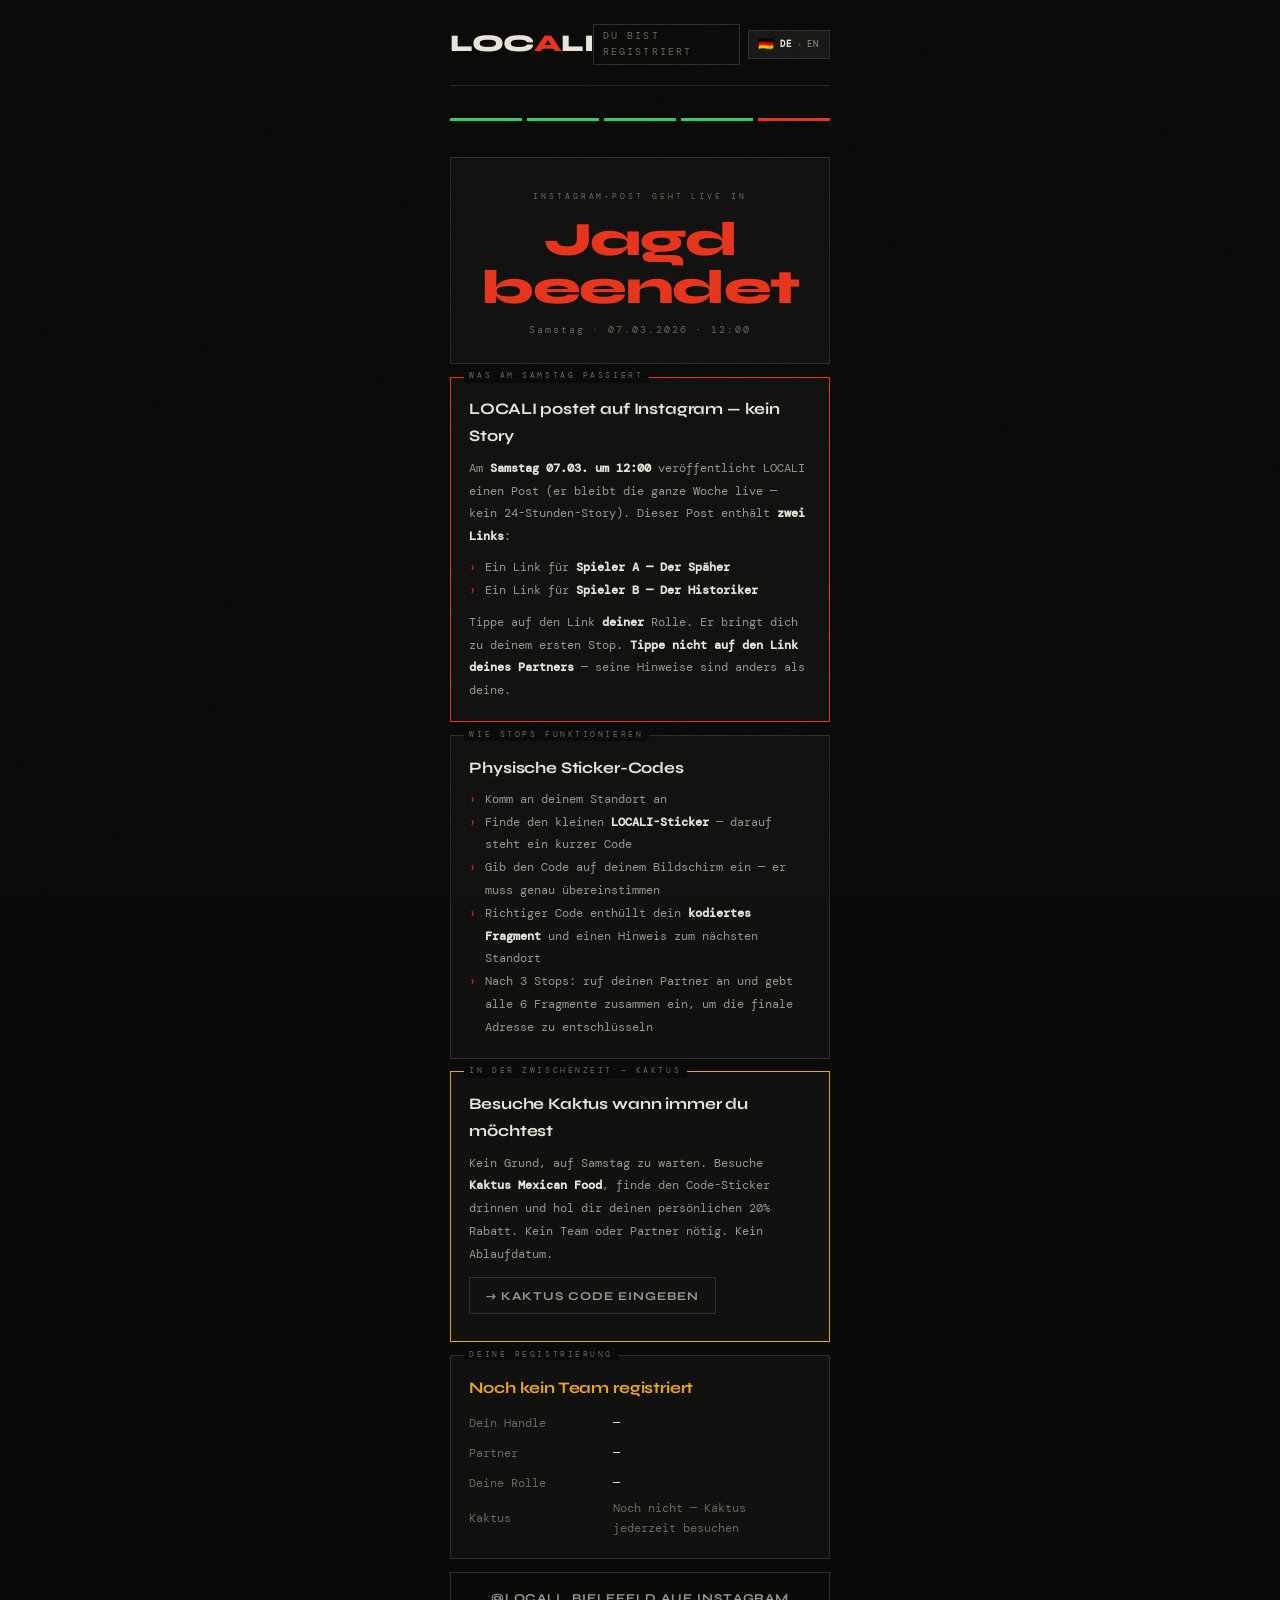
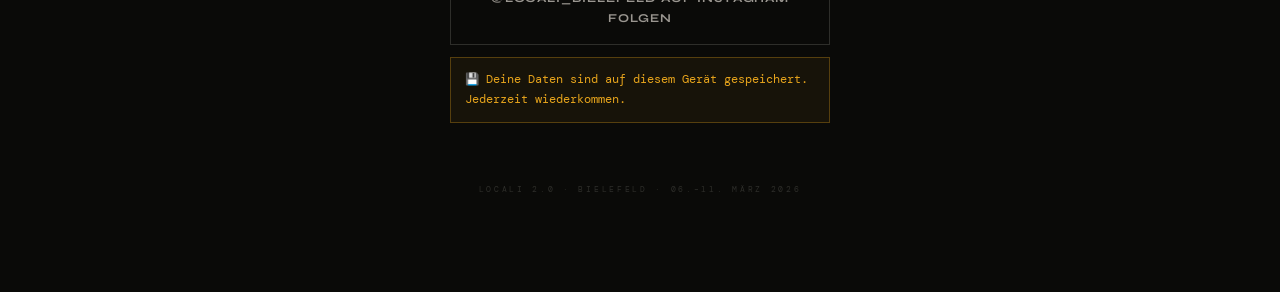
<file: waiting.html>
<!DOCTYPE html>
<html lang="en">
<head>
  <meta charset="UTF-8">
  <meta name="viewport" content="width=device-width, initial-scale=1">
  <title>LOCALI — You're In</title>
  <link rel="stylesheet" href="style.css">
</head>
<body>
<div class="page">
  <div class="topbar f1">
    <div class="logo">LOC<span>A</span>LI</div>
    <div style="display:flex;align-items:center;gap:.5rem;">
      <span class="step-tag" data-i18n="step.tag.registered"></span>
      <button class="lang-toggle" title="Switch language">DE</button>
    </div>
  </div>
  <div class="progress f2">
    <div class="dot-step done"></div><div class="dot-step done"></div>
    <div class="dot-step done"></div><div class="dot-step done"></div>
    <div class="dot-step active"></div>
  </div>

  <div id="rolePillWrap" class="f1"></div>

  <div class="f2" style="text-align:center;padding:2rem 0 1.5rem;border:1px solid var(--line2);background:var(--surf);margin-bottom:.8rem;">
    <div id="cdLabel" style="font-size:.52rem;letter-spacing:.35em;text-transform:uppercase;color:var(--muted);margin-bottom:.75rem;" data-i18n="waiting.cd.label"></div>
    <div id="countdown" style="font-family:var(--syne);font-size:3rem;font-weight:800;color:var(--red);line-height:1;letter-spacing:-0.03em;">--:--:--</div>
    <div id="cdSub" style="font-size:.6rem;letter-spacing:.2em;color:var(--muted);margin-top:.65rem;" data-i18n="waiting.cd.sub"></div>
  </div>

  <div class="card c-red f3" data-i18n-tag="waiting.ig.tag">
    <h3 data-i18n="waiting.ig.h3"></h3>
    <p data-i18n="waiting.ig.p"></p>
    <ul style="margin-top:.5rem;">
      <li data-i18n="waiting.ig.li1"></li>
      <li data-i18n="waiting.ig.li2"></li>
    </ul>
    <p style="margin-top:.6rem;" data-i18n="waiting.ig.p2"></p>
  </div>

  <div class="card f3" data-i18n-tag="waiting.stops.tag">
    <h3 data-i18n="waiting.stops.h3"></h3>
    <ul>
      <li data-i18n="waiting.stops.li1"></li>
      <li data-i18n="waiting.stops.li2"></li>
      <li data-i18n="waiting.stops.li3"></li>
      <li data-i18n="waiting.stops.li4"></li>
      <li data-i18n="waiting.stops.li5"></li>
    </ul>
  </div>

  <div class="card c-gold f4" data-i18n-tag="waiting.kaktus.tag">
    <h3 data-i18n="waiting.kaktus.h3"></h3>
    <p data-i18n="waiting.kaktus.p"></p>
    <a href="kaktus.html" class="btn btn-ghost" style="margin-top:.75rem;display:inline-block;width:auto;padding:.45rem 1rem;font-size:.75rem;" data-i18n="waiting.kaktus.btn"></a>
  </div>

  <div class="card f4" data-i18n-tag="waiting.reg.tag">
    <h3 id="teamName" style="color:var(--gold);"></h3>
    <table style="width:100%;font-size:.75rem;border-collapse:collapse;margin-top:.4rem;">
      <tr><td style="color:var(--muted);padding:.3rem 0;width:42%;" data-i18n="waiting.reg.you"></td><td id="sHandle" style="font-family:var(--mono);"></td></tr>
      <tr><td style="color:var(--muted);padding:.3rem 0;" data-i18n="waiting.reg.partner"></td><td id="sPartner" style="font-family:var(--mono);"></td></tr>
      <tr><td style="color:var(--muted);padding:.3rem 0;" data-i18n="waiting.reg.role"></td><td id="sRole"></td></tr>
      <tr><td style="color:var(--muted);padding:.3rem 0;" data-i18n="waiting.reg.kaktus"></td><td id="sKaktus"></td></tr>
    </table>
  </div>

  <a id="igBtn" href="#" target="_blank" class="btn btn-ghost f5" data-i18n="waiting.ig.btn"></a>
  <div class="alert alert-info f5" style="margin-top:.25rem;" data-i18n="waiting.saved"></div>
  <div class="foot f6" data-i18n="foot.waiting"></div>
</div>

<script src="game.js"></script>
<script>
  const handle = G.get(G.K.HANDLE), role = G.get(G.K.ROLE);
  const partner = G.get(G.K.PARTNER), teamname = G.get(G.K.TEAMNAME);

  G.initLangToggle();

  if (role) document.getElementById('rolePillWrap').innerHTML =
    `<div class="role-pill ${role.toLowerCase()}">${G.t(role==='A'?'role.a.label':'role.b.label')}</div>`;

  document.getElementById('teamName').textContent  = teamname ? '🤝 '+teamname : G.t('waiting.noreg');
  document.getElementById('sHandle').textContent   = handle  ? '@'+handle  : '—';
  document.getElementById('sPartner').textContent  = partner ? '@'+partner : '—';
  document.getElementById('sRole').textContent     = role==='A'?G.t('role.a.full'):role==='B'?G.t('role.b.full'):'—';

  const kd = G.get(G.K.KAKTUS_DONE)==='yes';
  document.getElementById('sKaktus').textContent = kd ? G.t('waiting.kaktus.done') : G.t('waiting.kaktus.not');
  document.getElementById('sKaktus').style.color = kd ? 'var(--green)' : 'var(--muted)';
  document.getElementById('igBtn').href          = G.IG_PROFILE;

  (function tick() {
    const now = new Date();
    if (G.isHuntLive()) {
      document.getElementById('countdown').textContent = G.t('waiting.cd.live');
      document.getElementById('countdown').style.color = 'var(--green)';
      document.getElementById('cdLabel').textContent = G.t('waiting.cd.live.sub');
      return;
    }
    if (G.isHuntOver()) { document.getElementById('countdown').textContent = G.t('waiting.cd.ended'); return; }
    const diff = G.HUNT_START - now;
    const d=Math.floor(diff/86400000), h=Math.floor((diff%86400000)/3600000),
          m=Math.floor((diff%3600000)/60000), s=Math.floor((diff%60000)/1000);
    document.getElementById('countdown').textContent = d>0
      ? `${d}d ${String(h).padStart(2,'0')}:${String(m).padStart(2,'0')}:${String(s).padStart(2,'0')}`
      : `${String(h).padStart(2,'0')}:${String(m).padStart(2,'0')}:${String(s).padStart(2,'0')}`;
    setTimeout(tick, 1000);
  })();
</script>
</body>
</html>
</file>
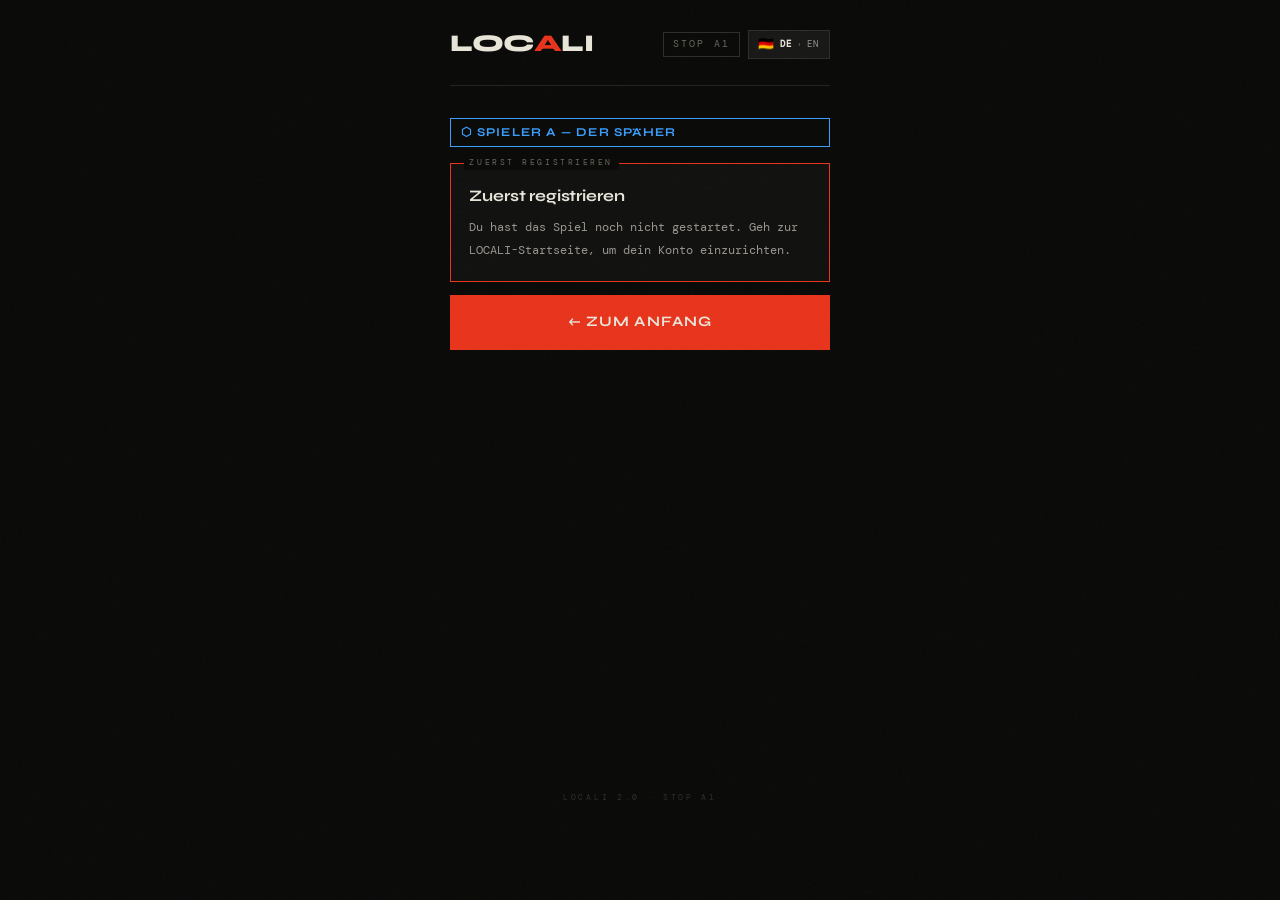
<file: stops/stop-a1.html>
<!DOCTYPE html>
<html lang="en">
<head>
  <meta charset="UTF-8">
  <meta name="viewport" content="width=device-width, initial-scale=1">
  <title>LOCALI — Stop A1</title>
  <link rel="stylesheet" href="../style.css">
</head>
<body>
<div class="page">
  <div class="topbar f1">
    <div class="logo">LOC<span>A</span>LI</div>
    <div style="display:flex;align-items:center;gap:.5rem;">
      <span class="step-tag">Stop A1</span>
      <button class="lang-toggle" title="Switch language">DE</button>
    </div>
  </div>
  <div class="role-pill a f1" data-i18n="role.a.label"></div>

  <div id="noHandle" class="hidden">
    <div class="card c-red f2" data-i18n-tag="not.registered.title">
      <h3 data-i18n="not.registered.title"></h3>
      <p data-i18n="not.registered.body"></p>
    </div>
    <a href="../index.html" class="btn f3" data-i18n="nav.back.start"></a>
  </div>

  <div id="wrongRole" class="hidden">
    <div class="alert alert-err f2" data-i18n="stop.wrong.a"></div>
    <a href="../hunt.html" class="btn btn-ghost f3" data-i18n="nav.back.hunt"></a>
  </div>

  <div id="alreadyDone" class="hidden">
    <div class="alert alert-ok f2" data-i18n="stop.already.ok"></div>
    <div class="fragment-display f2">
      <div class="frag-label" data-i18n="stop.already.frag.label.a1"></div>
      <div class="frag-value a" id="alreadyFrag"></div>
      <div class="frag-hint" id="alreadyHint"></div>
    </div>
    
    <div class="card c-red f3" data-i18n-tag="stop.already.next.tag">
      <h3 data-i18n="stop.already.next.h3"></h3>
      <p id="alreadyNextClue" style="font-size:.78rem;color:var(--muted2);line-height:1.85;margin-top:.3rem;"></p>
    </div>
    <a href="../hunt.html" class="btn f3" style="margin-top:.5rem;" data-i18n="stop.back.hunt"></a>
  </div>

  <div id="codeEntry" class="hidden">
    <div class="hero f2">
      <div class="hero-label" data-i18n="stop.hero.label.1.a"></div>
      <h1 data-i18n="stop.hero.h1"></h1>
      <p data-i18n="stop.hero.p"></p>
    </div>

    <div class="card c-blue f2" data-i18n-tag="stop.dest.tag">
      <h3 id="coordDisplay" style="font-family:var(--mono);font-size:1.05rem;color:var(--blue);letter-spacing:.04em;"></h3>
      <a id="mapsLinkEntry" href="#" target="_blank" class="map-btn" style="margin-top:.6rem;" data-i18n="stop.maps.open"></a>
    </div>

    <div class="alert alert-info f3" data-i18n="stop.sticker.info"></div>

    <div class="field f3">
      <label for="stickerCode" data-i18n="stop.code.label"></label>
      <input type="text" id="stickerCode"
        data-i18n-placeholder="stop.code.ph"
        autocomplete="off" autocorrect="off" autocapitalize="characters" spellcheck="false" />
      <div class="field-hint" data-i18n="stop.code.hint"></div>
    </div>
    <div id="codeErr" class="alert alert-err hidden"></div>
    <button class="btn btn-blue f4" onclick="validateCode()" data-i18n="stop.submit"></button>
  </div>

  <div id="fragReveal" class="hidden">
    <div class="alert alert-ok f1" data-i18n="stop.accept.1.a"></div>

    <div class="fragment-display f2">
      <div class="frag-label" data-i18n="stop.frag.label.a1"></div>
      <div class="frag-value a" id="fragVal"></div>
      <div class="frag-hint" id="fragHint"></div>
      <div class="frag-count" data-i18n="stop.frag.count.1"></div>
    </div>

    <div class="alert alert-info f3" data-i18n="stop.frag.warn"></div>
    
    <div class="card c-red f4" data-i18n-tag="stop.next.tag">
      <h3 data-i18n="stop.next.h3"></h3>
      <div id="nextClueReveal" class="hidden">
        <p id="nextClueBody" style="margin-top:.4rem;font-size:.8rem;line-height:1.9;color:var(--muted2);"></p>
      </div>
    </div>
    <button class="btn btn-blue f5" onclick="saveAndContinue()" data-i18n="stop.save.mid"></button>
  </div>

  <div class="foot">LOCALI 2.0 · Stop A1</div>
</div>

<script src="../game.js"></script>
<script>
  const STOP_ID   = 'a1';
  const STOP_ROLE = 'A';
  const handle    = G.get(G.K.HANDLE);
  const role      = G.get(G.K.ROLE);
  const lang      = G.getLang();

  G.initLangToggle();

  function show(id) { document.getElementById(id).classList.remove('hidden'); }

  if (!handle) {
    show('noHandle');
  } else if (role && role !== STOP_ROLE) {
    show('wrongRole');
  } else {
    if (!role) G.set(G.K.ROLE, STOP_ROLE);
    const stop = G.STOPS[STOP_ROLE].find(s => s.id === STOP_ID);
    const done = G.getStops();

    if (done.includes(STOP_ID)) {
      show('alreadyDone');
      document.getElementById('alreadyFrag').textContent = stop.fragment;
      document.getElementById('alreadyHint').textContent = (stop.hint && stop.hint[lang]) || stop.hint || '';
      const anc = document.getElementById('alreadyNextClue');
      if (anc && stop.next_clue) anc.textContent = (stop.next_clue[lang] || stop.next_clue.en || stop.next_clue);
    } else {
      show('codeEntry');
      document.getElementById('mapsLinkEntry').href = stop.gmaps;
    }
  }

  function validateCode() {
    const val  = document.getElementById('stickerCode').value.trim().toUpperCase().replace(/\s/g,'');
    const stop = G.STOPS[STOP_ROLE].find(s => s.id === STOP_ID);
    const err  = document.getElementById('codeErr');
    if (val !== stop.sticker_code.toUpperCase()) {
      err.textContent = G.t('stop.code.err');
      err.classList.remove('hidden');
      const inp = document.getElementById('stickerCode');
      inp.className = 'err';
      setTimeout(() => { inp.className = ''; }, 1800);
      return;
    }
    err.classList.add('hidden');
    document.getElementById('codeEntry').classList.add('hidden');
    document.getElementById('fragVal').textContent  = stop.fragment;
    document.getElementById('fragHint').textContent = (stop.hint && stop.hint[lang]) || stop.hint || '';

    const nc = document.getElementById('nextClueReveal');
    if (nc && stop.next_clue) {
      document.getElementById('nextClueBody').textContent = (stop.next_clue[lang] || stop.next_clue.en || stop.next_clue);
      nc.classList.remove('hidden');
    }
    show('fragReveal');
  }

  function saveAndContinue() {
    G.addStop(STOP_ID);
    const stop = G.STOPS[STOP_ROLE].find(s => s.id === STOP_ID);
    window.location.href = stop.next_url ? '../' + stop.next_url : '../hunt.html';
  }

  document.addEventListener('keydown', e => {
    if (e.key==='Enter' && !document.getElementById('codeEntry').classList.contains('hidden')) validateCode();
  });
</script>
</body>
</html>
</file>
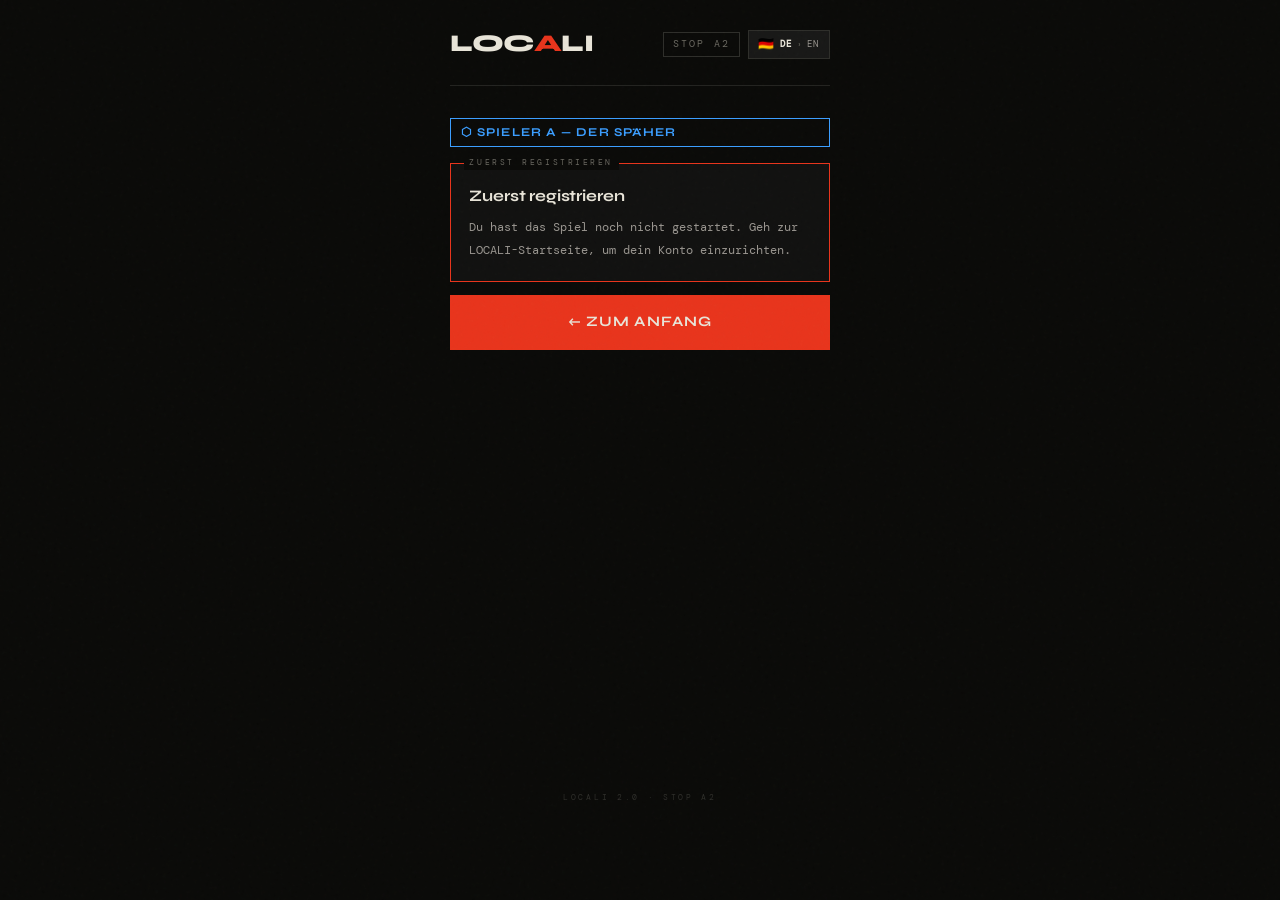
<file: stops/stop-a2.html>
<!DOCTYPE html>
<html lang="en">
<head>
  <meta charset="UTF-8">
  <meta name="viewport" content="width=device-width, initial-scale=1">
  <title>LOCALI — Stop A2</title>
  <link rel="stylesheet" href="../style.css">
</head>
<body>
<div class="page">
  <div class="topbar f1">
    <div class="logo">LOC<span>A</span>LI</div>
    <div style="display:flex;align-items:center;gap:.5rem;">
      <span class="step-tag">Stop A2</span>
      <button class="lang-toggle" title="Switch language">DE</button>
    </div>
  </div>
  <div class="role-pill a f1" data-i18n="role.a.label"></div>

  <div id="noHandle" class="hidden">
    <div class="card c-red f2" data-i18n-tag="not.registered.title">
      <h3 data-i18n="not.registered.title"></h3>
      <p data-i18n="not.registered.body"></p>
    </div>
    <a href="../index.html" class="btn f3" data-i18n="nav.back.start"></a>
  </div>

  <div id="wrongRole" class="hidden">
    <div class="alert alert-err f2" data-i18n="stop.wrong.a"></div>
    <a href="../hunt.html" class="btn btn-ghost f3" data-i18n="nav.back.hunt"></a>
  </div>

  <div id="alreadyDone" class="hidden">
    <div class="alert alert-ok f2" data-i18n="stop.already.ok"></div>
    <div class="fragment-display f2">
      <div class="frag-label" data-i18n="stop.already.frag.label.a2"></div>
      <div class="frag-value a" id="alreadyFrag"></div>
      <div class="frag-hint" id="alreadyHint"></div>
    </div>
    
    <div class="card c-red f3" data-i18n-tag="stop.already.next.tag">
      <h3 data-i18n="stop.already.next.h3"></h3>
      <p id="alreadyNextClue" style="font-size:.78rem;color:var(--muted2);line-height:1.85;margin-top:.3rem;"></p>
    </div>
    <a href="../hunt.html" class="btn f3" style="margin-top:.5rem;" data-i18n="stop.back.hunt"></a>
  </div>

  <div id="codeEntry" class="hidden">
    <div class="hero f2">
      <div class="hero-label" data-i18n="stop.hero.label.2.a"></div>
      <h1 data-i18n="stop.hero.h1"></h1>
      <p data-i18n="stop.hero.p"></p>
    </div>

    <div class="card c-blue f2" data-i18n-tag="stop.dest.tag">
      <h3 id="coordDisplay" style="font-family:var(--mono);font-size:1.05rem;color:var(--blue);letter-spacing:.04em;"></h3>
      <a id="mapsLinkEntry" href="#" target="_blank" class="map-btn" style="margin-top:.6rem;" data-i18n="stop.maps.open"></a>
    </div>

    <div class="alert alert-info f3" data-i18n="stop.sticker.info"></div>

    <div class="field f3">
      <label for="stickerCode" data-i18n="stop.code.label"></label>
      <input type="text" id="stickerCode"
        data-i18n-placeholder="stop.code.ph"
        autocomplete="off" autocorrect="off" autocapitalize="characters" spellcheck="false" />
      <div class="field-hint" data-i18n="stop.code.hint"></div>
    </div>
    <div id="codeErr" class="alert alert-err hidden"></div>
    <button class="btn btn-blue f4" onclick="validateCode()" data-i18n="stop.submit"></button>
  </div>

  <div id="fragReveal" class="hidden">
    <div class="alert alert-ok f1" data-i18n="stop.accept.2.a"></div>

    <div class="fragment-display f2">
      <div class="frag-label" data-i18n="stop.frag.label.a2"></div>
      <div class="frag-value a" id="fragVal"></div>
      <div class="frag-hint" id="fragHint"></div>
      <div class="frag-count" data-i18n="stop.frag.count.2"></div>
    </div>

    <div class="alert alert-info f3" data-i18n="stop.frag.warn"></div>
    
    <div class="card c-red f4" data-i18n-tag="stop.next.tag">
      <h3 data-i18n="stop.next.h3"></h3>
      <div id="nextClueReveal" class="hidden">
        <p id="nextClueBody" style="margin-top:.4rem;font-size:.8rem;line-height:1.9;color:var(--muted2);"></p>
      </div>
    </div>
    <button class="btn btn-blue f5" onclick="saveAndContinue()" data-i18n="stop.save.mid"></button>
  </div>

  <div class="foot">LOCALI 2.0 · Stop A2</div>
</div>

<script src="../game.js"></script>
<script>
  const STOP_ID   = 'a2';
  const STOP_ROLE = 'A';
  const handle    = G.get(G.K.HANDLE);
  const role      = G.get(G.K.ROLE);
  const lang      = G.getLang();

  G.initLangToggle();

  function show(id) { document.getElementById(id).classList.remove('hidden'); }

  if (!handle) {
    show('noHandle');
  } else if (role && role !== STOP_ROLE) {
    show('wrongRole');
  } else {
    if (!role) G.set(G.K.ROLE, STOP_ROLE);
    const stop = G.STOPS[STOP_ROLE].find(s => s.id === STOP_ID);
    const done = G.getStops();

    if (done.includes(STOP_ID)) {
      show('alreadyDone');
      document.getElementById('alreadyFrag').textContent = stop.fragment;
      document.getElementById('alreadyHint').textContent = (stop.hint && stop.hint[lang]) || stop.hint || '';
      const anc = document.getElementById('alreadyNextClue');
      if (anc && stop.next_clue) anc.textContent = (stop.next_clue[lang] || stop.next_clue.en || stop.next_clue);
    } else {
      show('codeEntry');
      document.getElementById('mapsLinkEntry').href = stop.gmaps;
    }
  }

  function validateCode() {
    const val  = document.getElementById('stickerCode').value.trim().toUpperCase().replace(/\s/g,'');
    const stop = G.STOPS[STOP_ROLE].find(s => s.id === STOP_ID);
    const err  = document.getElementById('codeErr');
    if (val !== stop.sticker_code.toUpperCase()) {
      err.textContent = G.t('stop.code.err');
      err.classList.remove('hidden');
      const inp = document.getElementById('stickerCode');
      inp.className = 'err';
      setTimeout(() => { inp.className = ''; }, 1800);
      return;
    }
    err.classList.add('hidden');
    document.getElementById('codeEntry').classList.add('hidden');
    document.getElementById('fragVal').textContent  = stop.fragment;
    document.getElementById('fragHint').textContent = (stop.hint && stop.hint[lang]) || stop.hint || '';

    const nc = document.getElementById('nextClueReveal');
    if (nc && stop.next_clue) {
      document.getElementById('nextClueBody').textContent = (stop.next_clue[lang] || stop.next_clue.en || stop.next_clue);
      nc.classList.remove('hidden');
    }
    show('fragReveal');
  }

  function saveAndContinue() {
    G.addStop(STOP_ID);
    const stop = G.STOPS[STOP_ROLE].find(s => s.id === STOP_ID);
    window.location.href = stop.next_url ? '../' + stop.next_url : '../hunt.html';
  }

  document.addEventListener('keydown', e => {
    if (e.key==='Enter' && !document.getElementById('codeEntry').classList.contains('hidden')) validateCode();
  });
</script>
</body>
</html>
</file>
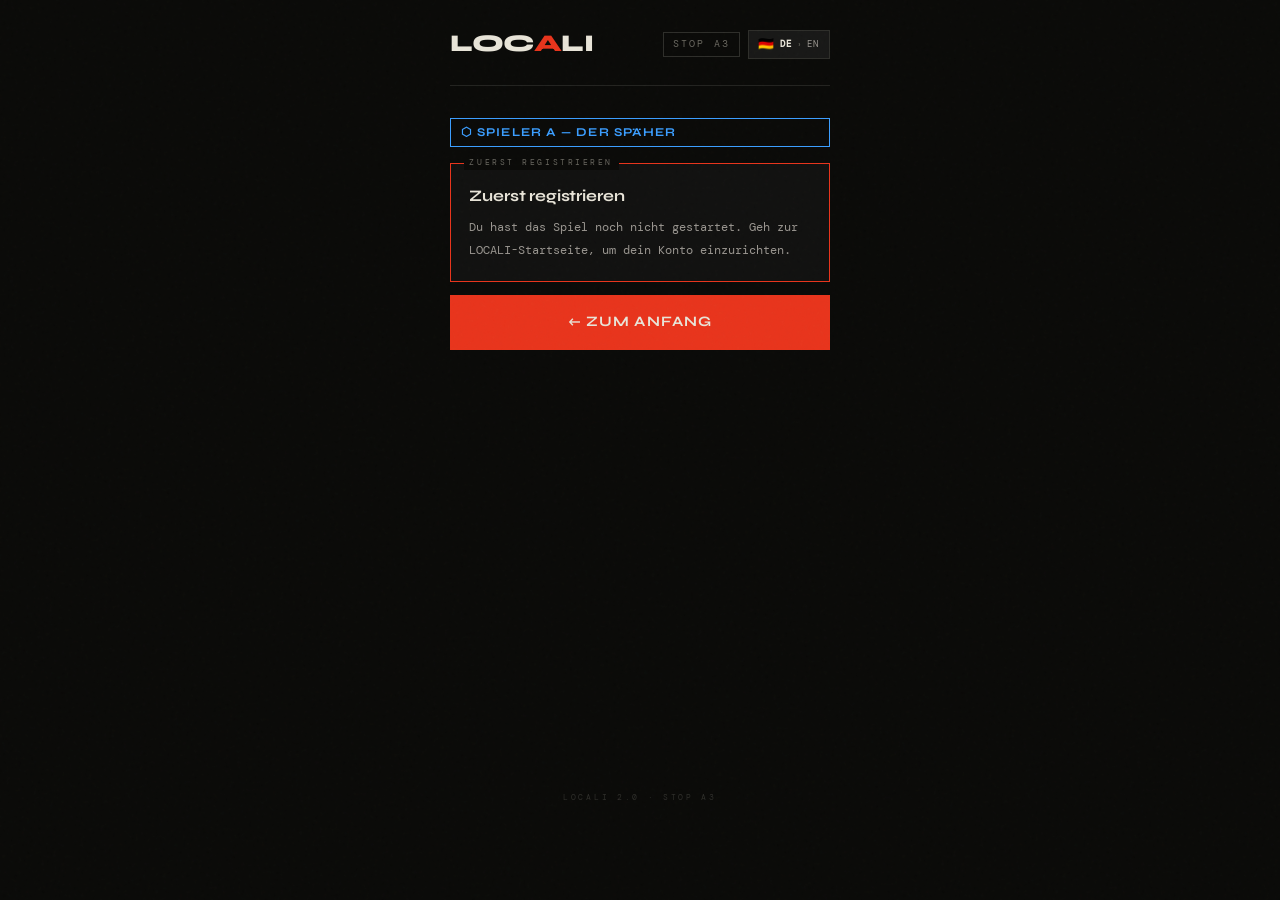
<file: stops/stop-a3.html>
<!DOCTYPE html>
<html lang="en">
<head>
  <meta charset="UTF-8">
  <meta name="viewport" content="width=device-width, initial-scale=1">
  <title>LOCALI — Stop A3</title>
  <link rel="stylesheet" href="../style.css">
</head>
<body>
<div class="page">
  <div class="topbar f1">
    <div class="logo">LOC<span>A</span>LI</div>
    <div style="display:flex;align-items:center;gap:.5rem;">
      <span class="step-tag">Stop A3</span>
      <button class="lang-toggle" title="Switch language">DE</button>
    </div>
  </div>
  <div class="role-pill a f1" data-i18n="role.a.label"></div>

  <div id="noHandle" class="hidden">
    <div class="card c-red f2" data-i18n-tag="not.registered.title">
      <h3 data-i18n="not.registered.title"></h3>
      <p data-i18n="not.registered.body"></p>
    </div>
    <a href="../index.html" class="btn f3" data-i18n="nav.back.start"></a>
  </div>

  <div id="wrongRole" class="hidden">
    <div class="alert alert-err f2" data-i18n="stop.wrong.a"></div>
    <a href="../hunt.html" class="btn btn-ghost f3" data-i18n="nav.back.hunt"></a>
  </div>

  <div id="alreadyDone" class="hidden">
    <div class="alert alert-ok f2" data-i18n="stop.already.ok"></div>
    <div class="fragment-display f2">
      <div class="frag-label" data-i18n="stop.already.frag.label.a3"></div>
      <div class="frag-value a" id="alreadyFrag"></div>
      <div class="frag-hint" id="alreadyHint"></div>
    </div>
    
    <div class="card c-gold f3" data-i18n-tag="stop.alldone.tag">
      <h3 data-i18n="stop.alldone.h3"></h3>
      <p data-i18n="stop.alldone.p"></p>
    </div>
    <a href="../hunt.html" class="btn f3" style="margin-top:.5rem;" data-i18n="stop.back.hunt"></a>
  </div>

  <div id="codeEntry" class="hidden">
    <div class="hero f2">
      <div class="hero-label" data-i18n="stop.hero.label.3.a"></div>
      <h1 data-i18n="stop.hero.h1"></h1>
      <p data-i18n="stop.hero.p"></p>
    </div>

    <div class="card c-blue f2" data-i18n-tag="stop.dest.tag">
      <h3 id="coordDisplay" style="font-family:var(--mono);font-size:1.05rem;color:var(--blue);letter-spacing:.04em;"></h3>
      <a id="mapsLinkEntry" href="#" target="_blank" class="map-btn" style="margin-top:.6rem;" data-i18n="stop.maps.open"></a>
    </div>

    <div class="alert alert-info f3" data-i18n="stop.sticker.info"></div>

    <div class="field f3">
      <label for="stickerCode" data-i18n="stop.code.label"></label>
      <input type="text" id="stickerCode"
        data-i18n-placeholder="stop.code.ph"
        autocomplete="off" autocorrect="off" autocapitalize="characters" spellcheck="false" />
      <div class="field-hint" data-i18n="stop.code.hint"></div>
    </div>
    <div id="codeErr" class="alert alert-err hidden"></div>
    <button class="btn btn-blue f4" onclick="validateCode()" data-i18n="stop.submit"></button>
  </div>

  <div id="fragReveal" class="hidden">
    <div class="alert alert-ok f1" data-i18n="stop.accept.3.a"></div>

    <div class="fragment-display f2">
      <div class="frag-label" data-i18n="stop.frag.label.a3"></div>
      <div class="frag-value a" id="fragVal"></div>
      <div class="frag-hint" id="fragHint"></div>
      <div class="frag-count" data-i18n="stop.frag.count.3"></div>
    </div>

    <div class="alert alert-info f3" data-i18n="stop.frag.warn"></div>
    
    <div class="card c-gold f4" data-i18n-tag="stop.last.tag">
      <h3 data-i18n="stop.last.h3"></h3>
      <p data-i18n="stop.last.p"></p>
    </div>
    <button class="btn btn-blue f5" onclick="saveAndContinue()" data-i18n="stop.save.last"></button>
  </div>

  <div class="foot">LOCALI 2.0 · Stop A3</div>
</div>

<script src="../game.js"></script>
<script>
  const STOP_ID   = 'a3';
  const STOP_ROLE = 'A';
  const handle    = G.get(G.K.HANDLE);
  const role      = G.get(G.K.ROLE);
  const lang      = G.getLang();

  G.initLangToggle();

  function show(id) { document.getElementById(id).classList.remove('hidden'); }

  if (!handle) {
    show('noHandle');
  } else if (role && role !== STOP_ROLE) {
    show('wrongRole');
  } else {
    if (!role) G.set(G.K.ROLE, STOP_ROLE);
    const stop = G.STOPS[STOP_ROLE].find(s => s.id === STOP_ID);
    const done = G.getStops();

    if (done.includes(STOP_ID)) {
      show('alreadyDone');
      document.getElementById('alreadyFrag').textContent = stop.fragment;
      document.getElementById('alreadyHint').textContent = (stop.hint && stop.hint[lang]) || stop.hint || '';
      const anc = document.getElementById('alreadyNextClue');
      if (anc && stop.next_clue) anc.textContent = (stop.next_clue[lang] || stop.next_clue.en || stop.next_clue);
    } else {
      show('codeEntry');
      document.getElementById('mapsLinkEntry').href = stop.gmaps;
    }
  }

  function validateCode() {
    const val  = document.getElementById('stickerCode').value.trim().toUpperCase().replace(/\s/g,'');
    const stop = G.STOPS[STOP_ROLE].find(s => s.id === STOP_ID);
    const err  = document.getElementById('codeErr');
    if (val !== stop.sticker_code.toUpperCase()) {
      err.textContent = G.t('stop.code.err');
      err.classList.remove('hidden');
      const inp = document.getElementById('stickerCode');
      inp.className = 'err';
      setTimeout(() => { inp.className = ''; }, 1800);
      return;
    }
    err.classList.add('hidden');
    document.getElementById('codeEntry').classList.add('hidden');
    document.getElementById('fragVal').textContent  = stop.fragment;
    document.getElementById('fragHint').textContent = (stop.hint && stop.hint[lang]) || stop.hint || '';

    const nc = document.getElementById('nextClueReveal');
    if (nc && stop.next_clue) {
      document.getElementById('nextClueBody').textContent = (stop.next_clue[lang] || stop.next_clue.en || stop.next_clue);
      nc.classList.remove('hidden');
    }
    show('fragReveal');
  }

  function saveAndContinue() {
    G.addStop(STOP_ID);
    const stop = G.STOPS[STOP_ROLE].find(s => s.id === STOP_ID);
    window.location.href = stop.next_url ? '../' + stop.next_url : '../hunt.html';
  }

  document.addEventListener('keydown', e => {
    if (e.key==='Enter' && !document.getElementById('codeEntry').classList.contains('hidden')) validateCode();
  });
</script>
</body>
</html>
</file>
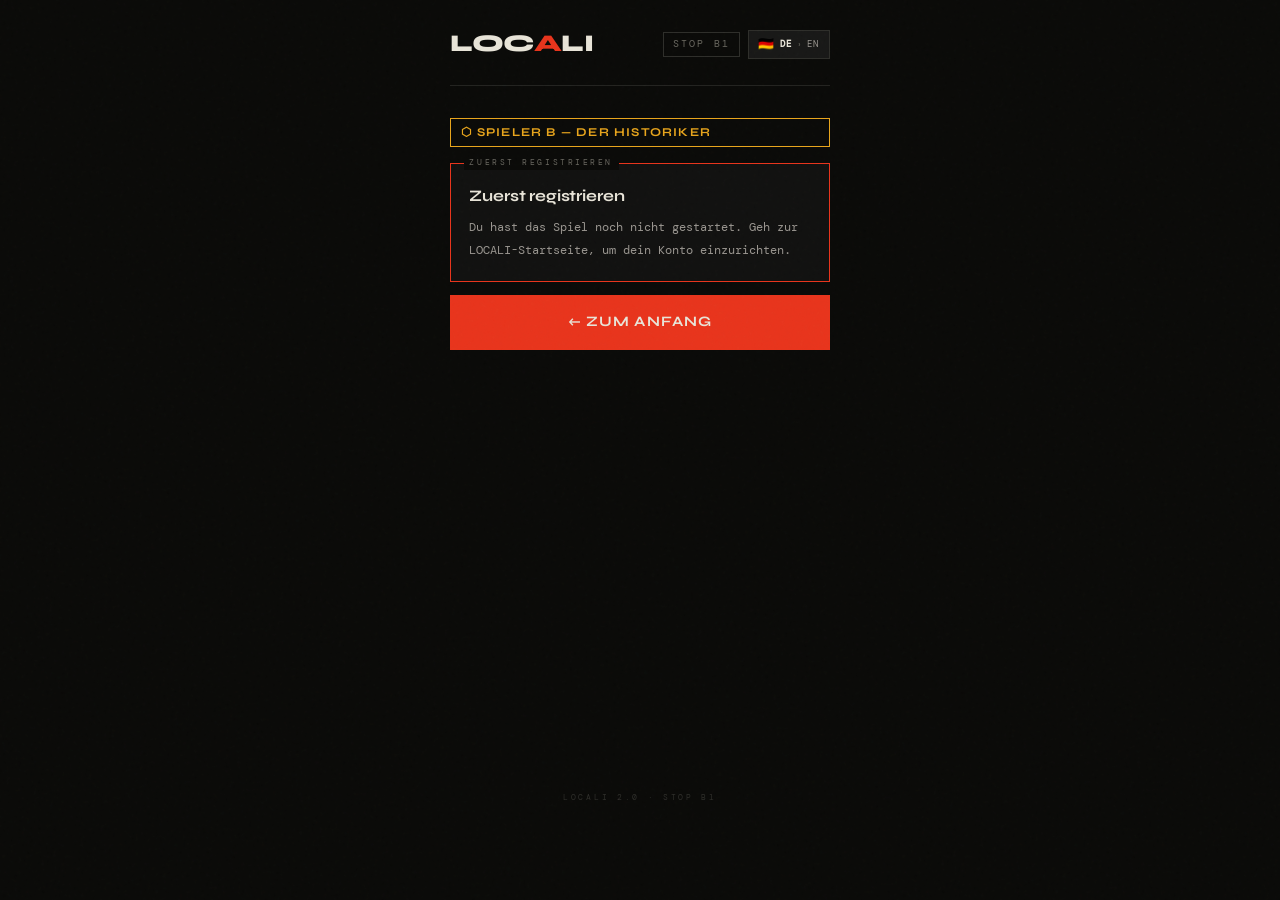
<file: stops/stop-b1.html>
<!DOCTYPE html>
<html lang="en">
<head>
  <meta charset="UTF-8">
  <meta name="viewport" content="width=device-width, initial-scale=1">
  <title>LOCALI — Stop B1</title>
  <link rel="stylesheet" href="../style.css">
</head>
<body>
<div class="page">
  <div class="topbar f1">
    <div class="logo">LOC<span>A</span>LI</div>
    <div style="display:flex;align-items:center;gap:.5rem;">
      <span class="step-tag">Stop B1</span>
      <button class="lang-toggle" title="Switch language">DE</button>
    </div>
  </div>
  <div class="role-pill b f1" data-i18n="role.b.label"></div>

  <div id="noHandle" class="hidden">
    <div class="card c-red f2" data-i18n-tag="not.registered.title">
      <h3 data-i18n="not.registered.title"></h3>
      <p data-i18n="not.registered.body"></p>
    </div>
    <a href="../index.html" class="btn f3" data-i18n="nav.back.start"></a>
  </div>

  <div id="wrongRole" class="hidden">
    <div class="alert alert-err f2" data-i18n="stop.wrong.b"></div>
    <a href="../hunt.html" class="btn btn-ghost f3" data-i18n="nav.back.hunt"></a>
  </div>

  <div id="alreadyDone" class="hidden">
    <div class="alert alert-ok f2" data-i18n="stop.already.ok"></div>
    <div class="fragment-display f2">
      <div class="frag-label" data-i18n="stop.already.frag.label.b1"></div>
      <div class="frag-value b" id="alreadyFrag"></div>
      <div class="frag-hint" id="alreadyHint"></div>
    </div>
    
    <div class="card c-red f3" data-i18n-tag="stop.already.next.tag">
      <h3 data-i18n="stop.already.next.h3"></h3>
      <p id="alreadyNextClue" style="font-size:.78rem;color:var(--muted2);line-height:1.85;margin-top:.3rem;"></p>
    </div>
    <a href="../hunt.html" class="btn f3" style="margin-top:.5rem;" data-i18n="stop.back.hunt"></a>
  </div>

  <div id="codeEntry" class="hidden">
    <div class="hero f2">
      <div class="hero-label" data-i18n="stop.hero.label.1.b"></div>
      <h1 data-i18n="stop.hero.h1"></h1>
      <p data-i18n="stop.hero.p"></p>
    </div>

    <div class="card c-gold f2" data-i18n-tag="stop.dest.tag">
      <h3 id="coordDisplay" style="font-family:var(--mono);font-size:1.05rem;color:var(--gold);letter-spacing:.04em;"></h3>
      <a id="mapsLinkEntry" href="#" target="_blank" class="map-btn" style="margin-top:.6rem;" data-i18n="stop.maps.open"></a>
    </div>

    <div class="alert alert-info f3" data-i18n="stop.sticker.info"></div>

    <div class="field f3">
      <label for="stickerCode" data-i18n="stop.code.label"></label>
      <input type="text" id="stickerCode"
        data-i18n-placeholder="stop.code.ph"
        autocomplete="off" autocorrect="off" autocapitalize="characters" spellcheck="false" />
      <div class="field-hint" data-i18n="stop.code.hint"></div>
    </div>
    <div id="codeErr" class="alert alert-err hidden"></div>
    <button class="btn btn-gold f4" onclick="validateCode()" data-i18n="stop.submit"></button>
  </div>

  <div id="fragReveal" class="hidden">
    <div class="alert alert-ok f1" data-i18n="stop.accept.1.b"></div>

    <div class="fragment-display f2">
      <div class="frag-label" data-i18n="stop.frag.label.b1"></div>
      <div class="frag-value b" id="fragVal"></div>
      <div class="frag-hint" id="fragHint"></div>
      <div class="frag-count" data-i18n="stop.frag.count.1"></div>
    </div>

    <div class="alert alert-info f3" data-i18n="stop.frag.warn"></div>
    
    <div class="card c-red f4" data-i18n-tag="stop.next.tag">
      <h3 data-i18n="stop.next.h3"></h3>
      <div id="nextClueReveal" class="hidden">
        <p id="nextClueBody" style="margin-top:.4rem;font-size:.8rem;line-height:1.9;color:var(--muted2);"></p>
      </div>
    </div>
    <button class="btn btn-gold f5" onclick="saveAndContinue()" data-i18n="stop.save.mid"></button>
  </div>

  <div class="foot">LOCALI 2.0 · Stop B1</div>
</div>

<script src="../game.js"></script>
<script>
  const STOP_ID   = 'b1';
  const STOP_ROLE = 'B';
  const handle    = G.get(G.K.HANDLE);
  const role      = G.get(G.K.ROLE);
  const lang      = G.getLang();

  G.initLangToggle();

  function show(id) { document.getElementById(id).classList.remove('hidden'); }

  if (!handle) {
    show('noHandle');
  } else if (role && role !== STOP_ROLE) {
    show('wrongRole');
  } else {
    if (!role) G.set(G.K.ROLE, STOP_ROLE);
    const stop = G.STOPS[STOP_ROLE].find(s => s.id === STOP_ID);
    const done = G.getStops();

    if (done.includes(STOP_ID)) {
      show('alreadyDone');
      document.getElementById('alreadyFrag').textContent = stop.fragment;
      document.getElementById('alreadyHint').textContent = (stop.hint && stop.hint[lang]) || stop.hint || '';
      const anc = document.getElementById('alreadyNextClue');
      if (anc && stop.next_clue) anc.textContent = (stop.next_clue[lang] || stop.next_clue.en || stop.next_clue);
    } else {
      show('codeEntry');
      document.getElementById('mapsLinkEntry').href = stop.gmaps;
    }
  }

  function validateCode() {
    const val  = document.getElementById('stickerCode').value.trim().toUpperCase().replace(/\s/g,'');
    const stop = G.STOPS[STOP_ROLE].find(s => s.id === STOP_ID);
    const err  = document.getElementById('codeErr');
    if (val !== stop.sticker_code.toUpperCase()) {
      err.textContent = G.t('stop.code.err');
      err.classList.remove('hidden');
      const inp = document.getElementById('stickerCode');
      inp.className = 'err';
      setTimeout(() => { inp.className = ''; }, 1800);
      return;
    }
    err.classList.add('hidden');
    document.getElementById('codeEntry').classList.add('hidden');
    document.getElementById('fragVal').textContent  = stop.fragment;
    document.getElementById('fragHint').textContent = (stop.hint && stop.hint[lang]) || stop.hint || '';

    const nc = document.getElementById('nextClueReveal');
    if (nc && stop.next_clue) {
      document.getElementById('nextClueBody').textContent = (stop.next_clue[lang] || stop.next_clue.en || stop.next_clue);
      nc.classList.remove('hidden');
    }
    show('fragReveal');
  }

  function saveAndContinue() {
    G.addStop(STOP_ID);
    const stop = G.STOPS[STOP_ROLE].find(s => s.id === STOP_ID);
    window.location.href = stop.next_url ? '../' + stop.next_url : '../hunt.html';
  }

  document.addEventListener('keydown', e => {
    if (e.key==='Enter' && !document.getElementById('codeEntry').classList.contains('hidden')) validateCode();
  });
</script>
</body>
</html>
</file>
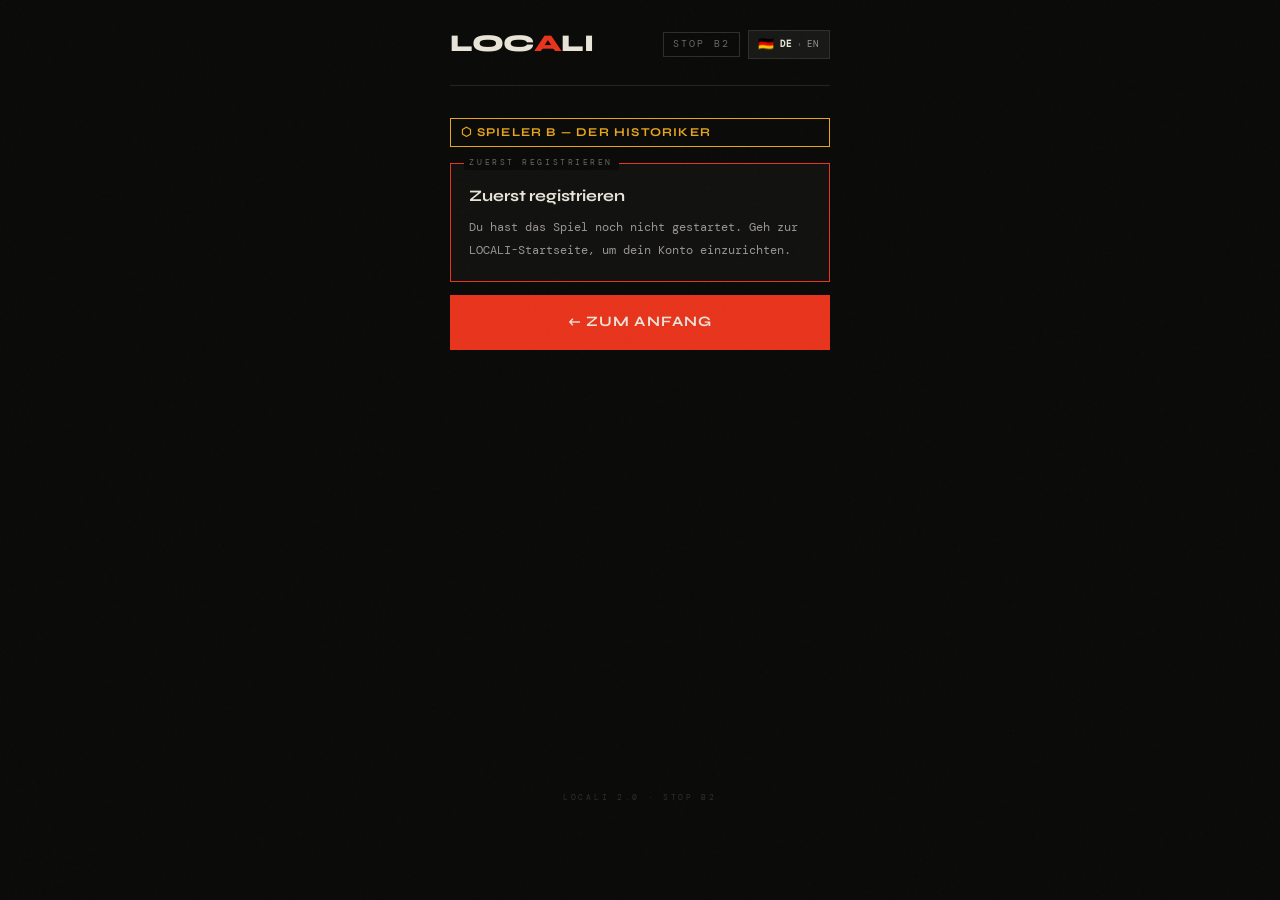
<file: stops/stop-b2.html>
<!DOCTYPE html>
<html lang="en">
<head>
  <meta charset="UTF-8">
  <meta name="viewport" content="width=device-width, initial-scale=1">
  <title>LOCALI — Stop B2</title>
  <link rel="stylesheet" href="../style.css">
</head>
<body>
<div class="page">
  <div class="topbar f1">
    <div class="logo">LOC<span>A</span>LI</div>
    <div style="display:flex;align-items:center;gap:.5rem;">
      <span class="step-tag">Stop B2</span>
      <button class="lang-toggle" title="Switch language">DE</button>
    </div>
  </div>
  <div class="role-pill b f1" data-i18n="role.b.label"></div>

  <div id="noHandle" class="hidden">
    <div class="card c-red f2" data-i18n-tag="not.registered.title">
      <h3 data-i18n="not.registered.title"></h3>
      <p data-i18n="not.registered.body"></p>
    </div>
    <a href="../index.html" class="btn f3" data-i18n="nav.back.start"></a>
  </div>

  <div id="wrongRole" class="hidden">
    <div class="alert alert-err f2" data-i18n="stop.wrong.b"></div>
    <a href="../hunt.html" class="btn btn-ghost f3" data-i18n="nav.back.hunt"></a>
  </div>

  <div id="alreadyDone" class="hidden">
    <div class="alert alert-ok f2" data-i18n="stop.already.ok"></div>
    <div class="fragment-display f2">
      <div class="frag-label" data-i18n="stop.already.frag.label.b2"></div>
      <div class="frag-value b" id="alreadyFrag"></div>
      <div class="frag-hint" id="alreadyHint"></div>
    </div>
    
    <div class="card c-red f3" data-i18n-tag="stop.already.next.tag">
      <h3 data-i18n="stop.already.next.h3"></h3>
      <p id="alreadyNextClue" style="font-size:.78rem;color:var(--muted2);line-height:1.85;margin-top:.3rem;"></p>
    </div>
    <a href="../hunt.html" class="btn f3" style="margin-top:.5rem;" data-i18n="stop.back.hunt"></a>
  </div>

  <div id="codeEntry" class="hidden">
    <div class="hero f2">
      <div class="hero-label" data-i18n="stop.hero.label.2.b"></div>
      <h1 data-i18n="stop.hero.h1"></h1>
      <p data-i18n="stop.hero.p"></p>
    </div>

    <div class="card c-gold f2" data-i18n-tag="stop.dest.tag">
      <h3 id="coordDisplay" style="font-family:var(--mono);font-size:1.05rem;color:var(--gold);letter-spacing:.04em;"></h3>
      <a id="mapsLinkEntry" href="#" target="_blank" class="map-btn" style="margin-top:.6rem;" data-i18n="stop.maps.open"></a>
    </div>

    <div class="alert alert-info f3" data-i18n="stop.sticker.info"></div>

    <div class="field f3">
      <label for="stickerCode" data-i18n="stop.code.label"></label>
      <input type="text" id="stickerCode"
        data-i18n-placeholder="stop.code.ph"
        autocomplete="off" autocorrect="off" autocapitalize="characters" spellcheck="false" />
      <div class="field-hint" data-i18n="stop.code.hint"></div>
    </div>
    <div id="codeErr" class="alert alert-err hidden"></div>
    <button class="btn btn-gold f4" onclick="validateCode()" data-i18n="stop.submit"></button>
  </div>

  <div id="fragReveal" class="hidden">
    <div class="alert alert-ok f1" data-i18n="stop.accept.2.b"></div>

    <div class="fragment-display f2">
      <div class="frag-label" data-i18n="stop.frag.label.b2"></div>
      <div class="frag-value b" id="fragVal"></div>
      <div class="frag-hint" id="fragHint"></div>
      <div class="frag-count" data-i18n="stop.frag.count.2"></div>
    </div>

    <div class="alert alert-info f3" data-i18n="stop.frag.warn"></div>
    
    <div class="card c-red f4" data-i18n-tag="stop.next.tag">
      <h3 data-i18n="stop.next.h3"></h3>
      <div id="nextClueReveal" class="hidden">
        <p id="nextClueBody" style="margin-top:.4rem;font-size:.8rem;line-height:1.9;color:var(--muted2);"></p>
      </div>
    </div>
    <button class="btn btn-gold f5" onclick="saveAndContinue()" data-i18n="stop.save.mid"></button>
  </div>

  <div class="foot">LOCALI 2.0 · Stop B2</div>
</div>

<script src="../game.js"></script>
<script>
  const STOP_ID   = 'b2';
  const STOP_ROLE = 'B';
  const handle    = G.get(G.K.HANDLE);
  const role      = G.get(G.K.ROLE);
  const lang      = G.getLang();

  G.initLangToggle();

  function show(id) { document.getElementById(id).classList.remove('hidden'); }

  if (!handle) {
    show('noHandle');
  } else if (role && role !== STOP_ROLE) {
    show('wrongRole');
  } else {
    if (!role) G.set(G.K.ROLE, STOP_ROLE);
    const stop = G.STOPS[STOP_ROLE].find(s => s.id === STOP_ID);
    const done = G.getStops();

    if (done.includes(STOP_ID)) {
      show('alreadyDone');
      document.getElementById('alreadyFrag').textContent = stop.fragment;
      document.getElementById('alreadyHint').textContent = (stop.hint && stop.hint[lang]) || stop.hint || '';
      const anc = document.getElementById('alreadyNextClue');
      if (anc && stop.next_clue) anc.textContent = (stop.next_clue[lang] || stop.next_clue.en || stop.next_clue);
    } else {
      show('codeEntry');
      document.getElementById('mapsLinkEntry').href = stop.gmaps;
    }
  }

  function validateCode() {
    const val  = document.getElementById('stickerCode').value.trim().toUpperCase().replace(/\s/g,'');
    const stop = G.STOPS[STOP_ROLE].find(s => s.id === STOP_ID);
    const err  = document.getElementById('codeErr');
    if (val !== stop.sticker_code.toUpperCase()) {
      err.textContent = G.t('stop.code.err');
      err.classList.remove('hidden');
      const inp = document.getElementById('stickerCode');
      inp.className = 'err';
      setTimeout(() => { inp.className = ''; }, 1800);
      return;
    }
    err.classList.add('hidden');
    document.getElementById('codeEntry').classList.add('hidden');
    document.getElementById('fragVal').textContent  = stop.fragment;
    document.getElementById('fragHint').textContent = (stop.hint && stop.hint[lang]) || stop.hint || '';

    const nc = document.getElementById('nextClueReveal');
    if (nc && stop.next_clue) {
      document.getElementById('nextClueBody').textContent = (stop.next_clue[lang] || stop.next_clue.en || stop.next_clue);
      nc.classList.remove('hidden');
    }
    show('fragReveal');
  }

  function saveAndContinue() {
    G.addStop(STOP_ID);
    const stop = G.STOPS[STOP_ROLE].find(s => s.id === STOP_ID);
    window.location.href = stop.next_url ? '../' + stop.next_url : '../hunt.html';
  }

  document.addEventListener('keydown', e => {
    if (e.key==='Enter' && !document.getElementById('codeEntry').classList.contains('hidden')) validateCode();
  });
</script>
</body>
</html>
</file>
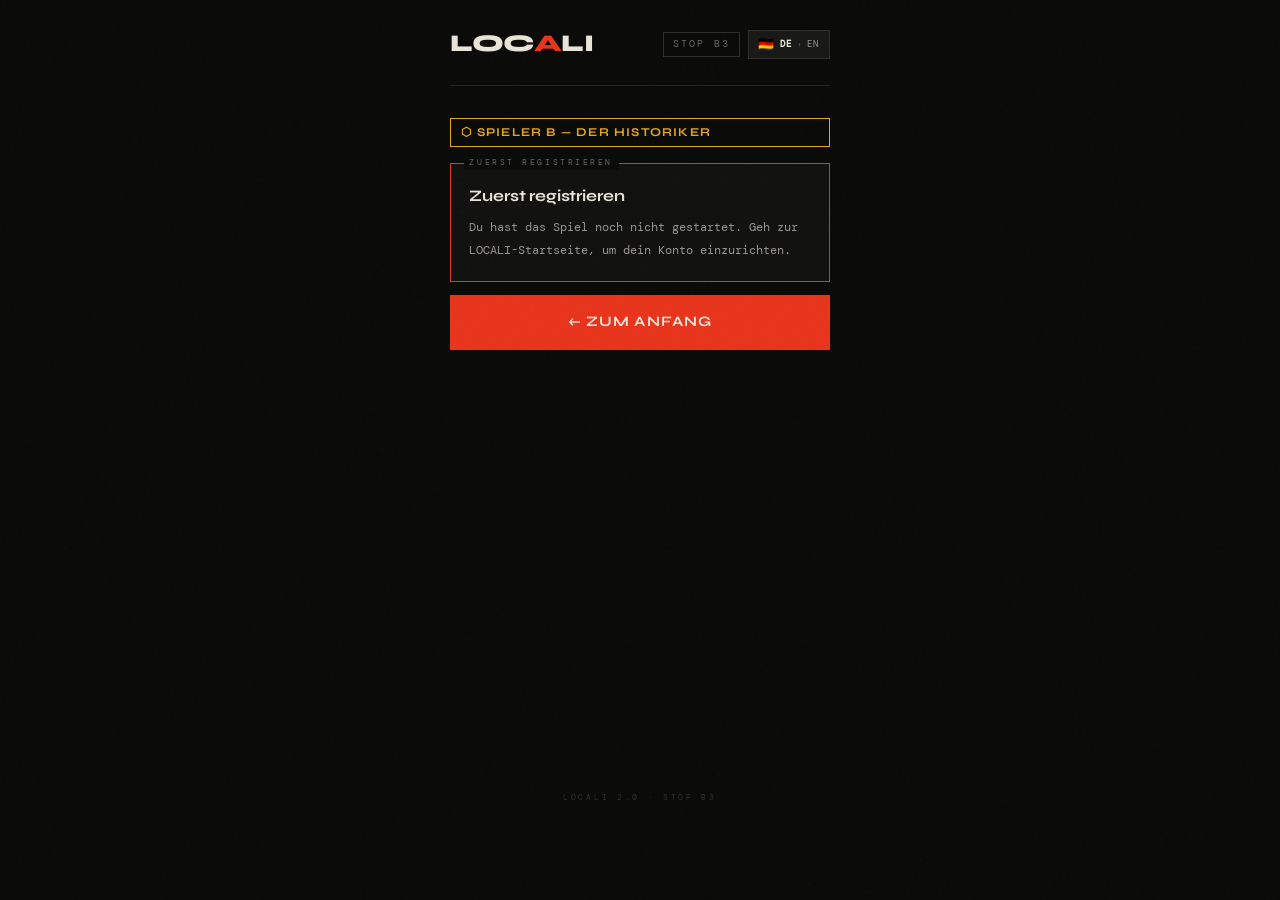
<file: stops/stop-b3.html>
<!DOCTYPE html>
<html lang="en">
<head>
  <meta charset="UTF-8">
  <meta name="viewport" content="width=device-width, initial-scale=1">
  <title>LOCALI — Stop B3</title>
  <link rel="stylesheet" href="../style.css">
</head>
<body>
<div class="page">
  <div class="topbar f1">
    <div class="logo">LOC<span>A</span>LI</div>
    <div style="display:flex;align-items:center;gap:.5rem;">
      <span class="step-tag">Stop B3</span>
      <button class="lang-toggle" title="Switch language">DE</button>
    </div>
  </div>
  <div class="role-pill b f1" data-i18n="role.b.label"></div>

  <div id="noHandle" class="hidden">
    <div class="card c-red f2" data-i18n-tag="not.registered.title">
      <h3 data-i18n="not.registered.title"></h3>
      <p data-i18n="not.registered.body"></p>
    </div>
    <a href="../index.html" class="btn f3" data-i18n="nav.back.start"></a>
  </div>

  <div id="wrongRole" class="hidden">
    <div class="alert alert-err f2" data-i18n="stop.wrong.b"></div>
    <a href="../hunt.html" class="btn btn-ghost f3" data-i18n="nav.back.hunt"></a>
  </div>

  <div id="alreadyDone" class="hidden">
    <div class="alert alert-ok f2" data-i18n="stop.already.ok"></div>
    <div class="fragment-display f2">
      <div class="frag-label" data-i18n="stop.already.frag.label.b3"></div>
      <div class="frag-value b" id="alreadyFrag"></div>
      <div class="frag-hint" id="alreadyHint"></div>
    </div>
    
    <div class="card c-gold f3" data-i18n-tag="stop.alldone.tag">
      <h3 data-i18n="stop.alldone.h3"></h3>
      <p data-i18n="stop.alldone.p"></p>
    </div>
    <a href="../hunt.html" class="btn f3" style="margin-top:.5rem;" data-i18n="stop.back.hunt"></a>
  </div>

  <div id="codeEntry" class="hidden">
    <div class="hero f2">
      <div class="hero-label" data-i18n="stop.hero.label.3.b"></div>
      <h1 data-i18n="stop.hero.h1"></h1>
      <p data-i18n="stop.hero.p"></p>
    </div>

    <div class="card c-gold f2" data-i18n-tag="stop.dest.tag">
      <h3 id="coordDisplay" style="font-family:var(--mono);font-size:1.05rem;color:var(--gold);letter-spacing:.04em;"></h3>
      <a id="mapsLinkEntry" href="#" target="_blank" class="map-btn" style="margin-top:.6rem;" data-i18n="stop.maps.open"></a>
    </div>

    <div class="alert alert-info f3" data-i18n="stop.sticker.info"></div>

    <div class="field f3">
      <label for="stickerCode" data-i18n="stop.code.label"></label>
      <input type="text" id="stickerCode"
        data-i18n-placeholder="stop.code.ph"
        autocomplete="off" autocorrect="off" autocapitalize="characters" spellcheck="false" />
      <div class="field-hint" data-i18n="stop.code.hint"></div>
    </div>
    <div id="codeErr" class="alert alert-err hidden"></div>
    <button class="btn btn-gold f4" onclick="validateCode()" data-i18n="stop.submit"></button>
  </div>

  <div id="fragReveal" class="hidden">
    <div class="alert alert-ok f1" data-i18n="stop.accept.3.b"></div>

    <div class="fragment-display f2">
      <div class="frag-label" data-i18n="stop.frag.label.b3"></div>
      <div class="frag-value b" id="fragVal"></div>
      <div class="frag-hint" id="fragHint"></div>
      <div class="frag-count" data-i18n="stop.frag.count.3"></div>
    </div>

    <div class="alert alert-info f3" data-i18n="stop.frag.warn"></div>
    
    <div class="card c-gold f4" data-i18n-tag="stop.last.tag">
      <h3 data-i18n="stop.last.h3"></h3>
      <p data-i18n="stop.last.p"></p>
    </div>
    <button class="btn btn-gold f5" onclick="saveAndContinue()" data-i18n="stop.save.last"></button>
  </div>

  <div class="foot">LOCALI 2.0 · Stop B3</div>
</div>

<script src="../game.js"></script>
<script>
  const STOP_ID   = 'b3';
  const STOP_ROLE = 'B';
  const handle    = G.get(G.K.HANDLE);
  const role      = G.get(G.K.ROLE);
  const lang      = G.getLang();

  G.initLangToggle();

  function show(id) { document.getElementById(id).classList.remove('hidden'); }

  if (!handle) {
    show('noHandle');
  } else if (role && role !== STOP_ROLE) {
    show('wrongRole');
  } else {
    if (!role) G.set(G.K.ROLE, STOP_ROLE);
    const stop = G.STOPS[STOP_ROLE].find(s => s.id === STOP_ID);
    const done = G.getStops();

    if (done.includes(STOP_ID)) {
      show('alreadyDone');
      document.getElementById('alreadyFrag').textContent = stop.fragment;
      document.getElementById('alreadyHint').textContent = (stop.hint && stop.hint[lang]) || stop.hint || '';
      const anc = document.getElementById('alreadyNextClue');
      if (anc && stop.next_clue) anc.textContent = (stop.next_clue[lang] || stop.next_clue.en || stop.next_clue);
    } else {
      show('codeEntry');
      document.getElementById('mapsLinkEntry').href = stop.gmaps;
    }
  }

  function validateCode() {
    const val  = document.getElementById('stickerCode').value.trim().toUpperCase().replace(/\s/g,'');
    const stop = G.STOPS[STOP_ROLE].find(s => s.id === STOP_ID);
    const err  = document.getElementById('codeErr');
    if (val !== stop.sticker_code.toUpperCase()) {
      err.textContent = G.t('stop.code.err');
      err.classList.remove('hidden');
      const inp = document.getElementById('stickerCode');
      inp.className = 'err';
      setTimeout(() => { inp.className = ''; }, 1800);
      return;
    }
    err.classList.add('hidden');
    document.getElementById('codeEntry').classList.add('hidden');
    document.getElementById('fragVal').textContent  = stop.fragment;
    document.getElementById('fragHint').textContent = (stop.hint && stop.hint[lang]) || stop.hint || '';

    const nc = document.getElementById('nextClueReveal');
    if (nc && stop.next_clue) {
      document.getElementById('nextClueBody').textContent = (stop.next_clue[lang] || stop.next_clue.en || stop.next_clue);
      nc.classList.remove('hidden');
    }
    show('fragReveal');
  }

  function saveAndContinue() {
    G.addStop(STOP_ID);
    const stop = G.STOPS[STOP_ROLE].find(s => s.id === STOP_ID);
    window.location.href = stop.next_url ? '../' + stop.next_url : '../hunt.html';
  }

  document.addEventListener('keydown', e => {
    if (e.key==='Enter' && !document.getElementById('codeEntry').classList.contains('hidden')) validateCode();
  });
</script>
</body>
</html>
</file>
<file: style.css>
@import url('https://fonts.googleapis.com/css2?family=Syne:wght@400;600;700;800&family=DM+Mono:ital,wght@0,400;0,500;1,400&display=swap');

/* ── Tokens ───────────────────────────────────────────────── */
:root {
  --bg:      #0a0a08;
  --surf:    #111110;
  --surf2:   #181817;
  --line:    #232320;
  --line2:   #2e2e2a;
  --text:    #e8e4d8;
  --muted:   #6a6860;
  --muted2:  #9a9690;
  --red:     #e8341c;
  --gold:    #e8a51c;
  --green:   #2ecc71;
  --blue:    #3b9eff;
  --syne:    'Syne', sans-serif;
  --mono:    'DM Mono', monospace;
}

/* ── Reset ────────────────────────────────────────────────── */
*, *::before, *::after { box-sizing: border-box; margin: 0; padding: 0; }
html { scroll-behavior: smooth; -webkit-text-size-adjust: 100%; }

body {
  background: var(--bg);
  color: var(--text);
  font-family: var(--mono);
  font-size: 14px;
  line-height: 1.7;
  min-height: 100dvh;
  overflow-x: hidden;
}

/* grain overlay */
body::before {
  content: '';
  position: fixed; inset: 0; z-index: 9998;
  background-image: url("data:image/svg+xml,%3Csvg viewBox='0 0 256 256' xmlns='http://www.w3.org/2000/svg'%3E%3Cfilter id='noise'%3E%3CfeTurbulence type='fractalNoise' baseFrequency='0.9' numOctaves='4' stitchTiles='stitch'/%3E%3C/filter%3E%3Crect width='100%25' height='100%25' filter='url(%23noise)' opacity='0.04'/%3E%3C/svg%3E");
  pointer-events: none;
  opacity: 0.5;
}

/* ── Layout ───────────────────────────────────────────────── */
.page {
  max-width: 420px;
  margin: 0 auto;
  padding: 0 1.25rem 6rem;
  min-height: 100dvh;
  display: flex;
  flex-direction: column;
}

/* ── Topbar ───────────────────────────────────────────────── */
.topbar {
  display: flex;
  align-items: center;
  justify-content: space-between;
  padding: 1.5rem 0 1.25rem;
  border-bottom: 1px solid var(--line);
  margin-bottom: 2rem;
}

.logo {
  font-family: var(--syne);
  font-size: 1.5rem;
  font-weight: 800;
  letter-spacing: -0.02em;
  color: var(--text);
}
.logo span { color: var(--red); }

.step-tag {
  font-size: 0.6rem;
  letter-spacing: 0.22em;
  text-transform: uppercase;
  color: var(--muted);
  border: 1px solid var(--line2);
  padding: 0.2rem 0.55rem;
}

/* ── Progress dots ────────────────────────────────────────── */
.progress {
  display: flex;
  gap: 5px;
  margin-bottom: 2.25rem;
}
.dot-step {
  height: 3px;
  flex: 1;
  background: var(--line2);
  transition: background 0.4s;
}
.dot-step.done   { background: var(--green); }
.dot-step.active { background: var(--red); animation: pulse-bar 1.4s ease infinite; }
@keyframes pulse-bar { 0%,100%{opacity:1} 50%{opacity:.35} }

/* ── Hero block ───────────────────────────────────────────── */
.hero {
  margin-bottom: 2rem;
}
.hero-label {
  font-size: 0.58rem;
  letter-spacing: 0.3em;
  text-transform: uppercase;
  color: var(--red);
  margin-bottom: 0.6rem;
}
.hero h1 {
  font-family: var(--syne);
  font-size: clamp(2rem, 8vw, 2.8rem);
  font-weight: 800;
  line-height: 1.05;
  letter-spacing: -0.03em;
  color: var(--text);
}
.hero p {
  margin-top: 0.85rem;
  font-size: 0.82rem;
  line-height: 1.9;
  color: var(--muted2);
}

/* ── Cards ────────────────────────────────────────────────── */
.card {
  border: 1px solid var(--line2);
  background: var(--surf);
  padding: 1.1rem 1.15rem 1.2rem;
  margin-bottom: 0.8rem;
  position: relative;
}
.card[data-tag]::before {
  content: attr(data-tag);
  position: absolute;
  top: -0.52rem; left: 0.8rem;
  background: var(--bg);
  padding: 0 0.35rem;
  font-size: 0.5rem;
  letter-spacing: 0.32em;
  text-transform: uppercase;
  color: var(--muted);
}
.card h3 {
  font-family: var(--syne);
  font-size: 1rem;
  font-weight: 700;
  letter-spacing: -0.01em;
  margin-bottom: 0.45rem;
  color: var(--text);
}
.card p, .card li {
  font-size: 0.77rem;
  line-height: 1.85;
  color: var(--muted2);
}
.card ul { list-style: none; }
.card ul li { padding-left: 1rem; position: relative; }
.card ul li::before { content: '›'; position: absolute; left: 0; color: var(--red); }
.card strong { color: var(--text); }

.card.c-red   { border-color: var(--red); }
.card.c-gold  { border-color: var(--gold); }
.card.c-green { border-color: var(--green); }
.card.c-blue  { border-color: var(--blue); }
.card.c-dim   { border-color: var(--line); opacity: 0.45; pointer-events: none; }

/* ── Role cards (big selectable) ─────────────────────────── */
.role-grid {
  display: grid;
  grid-template-columns: 1fr 1fr;
  gap: 0.65rem;
  margin-bottom: 1rem;
}
.role-card {
  border: 2px solid var(--line2);
  background: var(--surf);
  padding: 1.1rem 1rem 1.15rem;
  cursor: pointer;
  transition: border-color 0.18s, background 0.18s, transform 0.12s;
  user-select: none;
  -webkit-tap-highlight-color: transparent;
}
.role-card:active { transform: scale(0.97); }
.role-card.selected-a { border-color: var(--blue); background: rgba(59,158,255,0.06); }
.role-card.selected-b { border-color: var(--gold); background: rgba(232,165,28,0.06); }
.role-card .role-letter {
  font-family: var(--syne);
  font-size: 2rem;
  font-weight: 800;
  line-height: 1;
  margin-bottom: 0.4rem;
}
.role-card.selected-a .role-letter { color: var(--blue); }
.role-card.selected-b .role-letter { color: var(--gold); }
.role-card h4 {
  font-family: var(--syne);
  font-size: 0.8rem;
  font-weight: 700;
  letter-spacing: 0.05em;
  text-transform: uppercase;
  color: var(--muted2);
  margin-bottom: 0.3rem;
}
.role-card p { font-size: 0.7rem; line-height: 1.7; color: var(--muted); }

/* ── Inputs ───────────────────────────────────────────────── */
.field {
  margin-bottom: 0.9rem;
}
.field label {
  display: block;
  font-size: 0.52rem;
  letter-spacing: 0.32em;
  text-transform: uppercase;
  color: var(--muted);
  margin-bottom: 0.35rem;
}
.field input {
  width: 100%;
  background: var(--surf2);
  border: 1px solid var(--line2);
  border-bottom: 2px solid var(--muted);
  color: var(--text);
  font-family: var(--mono);
  font-size: 0.95rem;
  padding: 0.75rem 0.9rem;
  outline: none;
  border-radius: 0;
  transition: border-color 0.2s;
  -webkit-appearance: none;
}
.field input:focus { border-bottom-color: var(--red); }
.field input.ok    { border-bottom-color: var(--green); }
.field input.err   { border-bottom-color: var(--red); }
.field input::placeholder { color: var(--line2); }
.field-hint {
  font-size: 0.6rem;
  color: var(--muted);
  margin-top: 0.3rem;
  line-height: 1.6;
}
.field-hint.ok  { color: var(--green); }
.field-hint.err { color: var(--red); }

/* ── Buttons ──────────────────────────────────────────────── */
.btn {
  display: flex; align-items: center; justify-content: center; gap: 0.5rem;
  width: 100%; padding: 0.95rem 1rem;
  background: var(--red); color: var(--text);
  border: none; border-radius: 0;
  font-family: var(--syne); font-size: 0.9rem; font-weight: 700;
  letter-spacing: 0.08em; text-transform: uppercase;
  cursor: pointer;
  transition: opacity .15s, transform .1s;
  text-decoration: none; text-align: center;
  margin-bottom: 0.5rem;
  -webkit-tap-highlight-color: transparent;
}
.btn:hover  { opacity: 0.85; }
.btn:active { transform: scale(0.98); }
.btn-ghost {
  background: transparent;
  border: 1px solid var(--line2);
  color: var(--muted2);
  font-size: 0.75rem;
}
.btn-ghost:hover { border-color: var(--line2); color: var(--text); }
.btn-gold  { background: var(--gold); color: #000; }
.btn-green { background: var(--green); color: #000; }
.btn-blue  { background: var(--blue); color: #000; }

/* ── Alerts ───────────────────────────────────────────────── */
.alert {
  padding: 0.75rem 0.9rem;
  font-size: 0.72rem; line-height: 1.75;
  margin-bottom: 0.75rem;
}
.alert-err  { border: 1px solid rgba(232,52,28,.4);  background: rgba(232,52,28,.07);  color: #ff7a5e; }
.alert-ok   { border: 1px solid rgba(46,204,113,.3); background: rgba(46,204,113,.07); color: var(--green); }
.alert-info { border: 1px solid rgba(232,165,28,.3); background: rgba(232,165,28,.06); color: var(--gold); }
.alert-blue { border: 1px solid rgba(59,158,255,.3); background: rgba(59,158,255,.06); color: var(--blue); }

/* ── Role badge pill ──────────────────────────────────────── */
.role-pill {
  display: inline-flex; align-items: center; gap: 0.4rem;
  border: 1px solid; padding: 0.22rem 0.65rem;
  font-family: var(--syne); font-size: 0.75rem; font-weight: 700;
  letter-spacing: 0.1em; text-transform: uppercase;
  margin-bottom: 1rem;
}
.role-pill.a { border-color: var(--blue); color: var(--blue); }
.role-pill.b { border-color: var(--gold); color: var(--gold); }

/* ── Voucher ──────────────────────────────────────────────── */
.voucher {
  border: 2px dashed var(--gold);
  padding: 2rem 1.5rem;
  text-align: center;
  margin-bottom: 0.8rem;
  position: relative;
  background: radial-gradient(ellipse at center, rgba(232,165,28,.08) 0%, transparent 70%);
}
.voucher::before, .voucher::after {
  content: '';
  position: absolute;
  width: 18px; height: 18px;
  background: var(--bg);
  border-radius: 50%;
  top: 50%; transform: translateY(-50%);
}
.voucher::before { left: -9px; }
.voucher::after  { right: -9px; }
.v-pct   { font-family: var(--syne); font-size: 5rem; font-weight: 800; color: var(--gold); line-height: 1; }
.v-lbl   { font-size: .58rem; letter-spacing: .38em; color: var(--muted); text-transform: uppercase; margin: .3rem 0; }
.v-name  { font-family: var(--syne); font-size: 1.15rem; font-weight: 700; margin-top: .4rem; }
.v-team  { font-size: .6rem; color: var(--muted); margin-top: .7rem; letter-spacing: .1em; }
.v-once  { font-size: .6rem; color: var(--red); margin-top: .4rem; }

/* ── Fragment chip ────────────────────────────────────────── */
.fragment-display {
  text-align: center;
  padding: 2.25rem 1rem 2rem;
  border: 1px solid var(--line2);
  background: var(--surf);
  margin-bottom: 0.8rem;
}
.frag-label { font-size: .52rem; letter-spacing: .38em; color: var(--muted); text-transform: uppercase; margin-bottom: .75rem; }
.frag-value {
  font-family: var(--syne);
  font-size: 3.5rem; font-weight: 800;
  letter-spacing: 0.08em;
  line-height: 1;
  color: var(--red);
}
.frag-value.a { color: var(--blue); }
.frag-value.b { color: var(--gold); }
.frag-hint  { font-size: .7rem; color: var(--muted2); margin-top: .75rem; font-style: italic; }
.frag-count { font-size: .55rem; letter-spacing: .28em; color: var(--muted); margin-top: .6rem; text-transform: uppercase; }

/* ── Stop progress bar ────────────────────────────────────── */
.stop-progress {
  display: flex; gap: 4px; margin-bottom: 1.5rem;
}
.sp-seg {
  flex: 1; height: 4px; background: var(--line2);
  transition: background 0.4s;
}
.sp-seg.done   { background: var(--green); }
.sp-seg.active { background: var(--red); }

/* ── Win screen ───────────────────────────────────────────── */
.win-hero { text-align: center; padding: 1.75rem 0 1.25rem; }
.win-icon { font-size: 3.5rem; animation: bob .85s ease infinite alternate; display: block; }
@keyframes bob { to { transform: translateY(-10px); } }
.win-title {
  font-family: var(--syne); font-size: 2.6rem; font-weight: 800;
  color: var(--gold); line-height: 1; margin-top: .5rem; letter-spacing: -0.03em;
}
.win-sub { font-size: .6rem; letter-spacing: .28em; color: var(--muted); margin-top: .45rem; }

/* ── Divider ──────────────────────────────────────────────── */
.divider {
  text-align: center; font-size: .5rem; letter-spacing: .4em;
  color: var(--line2); margin: 1rem 0; position: relative;
}
.divider::before, .divider::after {
  content: ''; position: absolute; top: 50%; height: 1px; background: var(--line); width: 36%;
}
.divider::before { left: 0; } .divider::after { right: 0; }

/* ── Map link button ──────────────────────────────────────── */
.map-btn {
  display: flex; align-items: center; gap: 0.5rem;
  font-size: 0.7rem; color: var(--blue);
  text-decoration: none; margin-bottom: 0.6rem;
  letter-spacing: 0.05em;
}
.map-btn:hover { color: var(--text); }
.map-btn::before { content: '📍'; font-size: 0.85rem; }

/* ── Animations ───────────────────────────────────────────── */
@keyframes fadeUp {
  from { opacity: 0; transform: translateY(14px); }
  to   { opacity: 1; transform: translateY(0); }
}
.f1 { animation: fadeUp .38s ease both; }
.f2 { animation: fadeUp .38s .06s ease both; }
.f3 { animation: fadeUp .38s .12s ease both; }
.f4 { animation: fadeUp .38s .18s ease both; }
.f5 { animation: fadeUp .38s .24s ease both; }
.f6 { animation: fadeUp .38s .30s ease both; }

/* ── Misc ─────────────────────────────────────────────────── */
.hidden { display: none !important; }
.foot {
  margin-top: auto; padding-top: 3rem;
  font-size: .48rem; letter-spacing: .35em; color: var(--line2);
  text-align: center; text-transform: uppercase;
}
.spacer { height: 1rem; }

/* ── Language toggle ──────────────────────────────────────── */
.lang-toggle {
  display: inline-flex;
  align-items: center;
  gap: 0.28rem;
  background: var(--surf2);
  border: 1px solid var(--line2);
  color: var(--text);
  font-family: var(--mono);
  font-size: 0.58rem;
  letter-spacing: 0.12em;
  padding: 0.28rem 0.6rem;
  cursor: pointer;
  transition: border-color 0.18s, background 0.18s;
  -webkit-tap-highlight-color: transparent;
  line-height: 1;
  white-space: nowrap;
  min-height: 1.8rem;
}
.lang-toggle:hover  { border-color: var(--red); background: var(--surf); }
.lang-toggle:active { transform: scale(0.97); }
.lang-flag { font-size: 0.8rem; line-height: 1; }
.lang-cur  { font-weight: 600; color: var(--text); }
.lang-sep  { color: var(--muted); font-size: 0.5rem; }
.lang-next { color: var(--muted2); }
</file>
